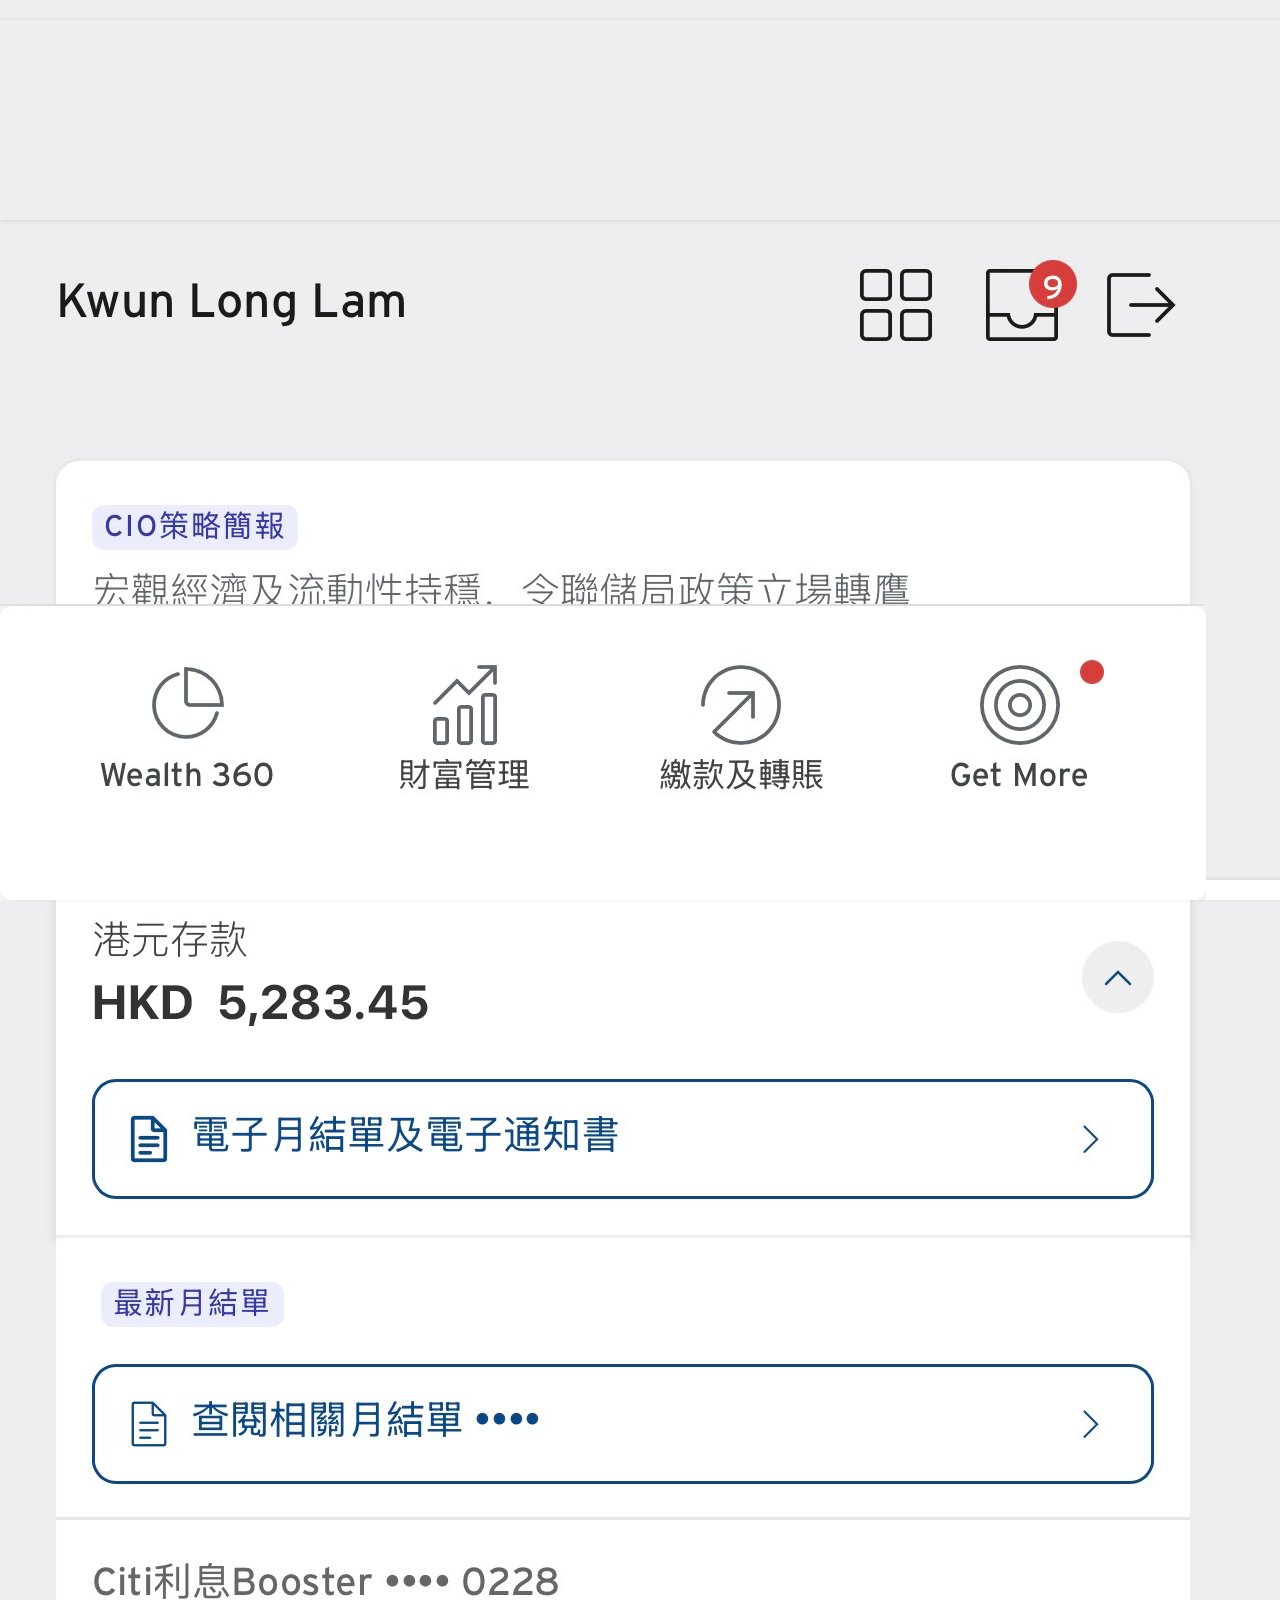
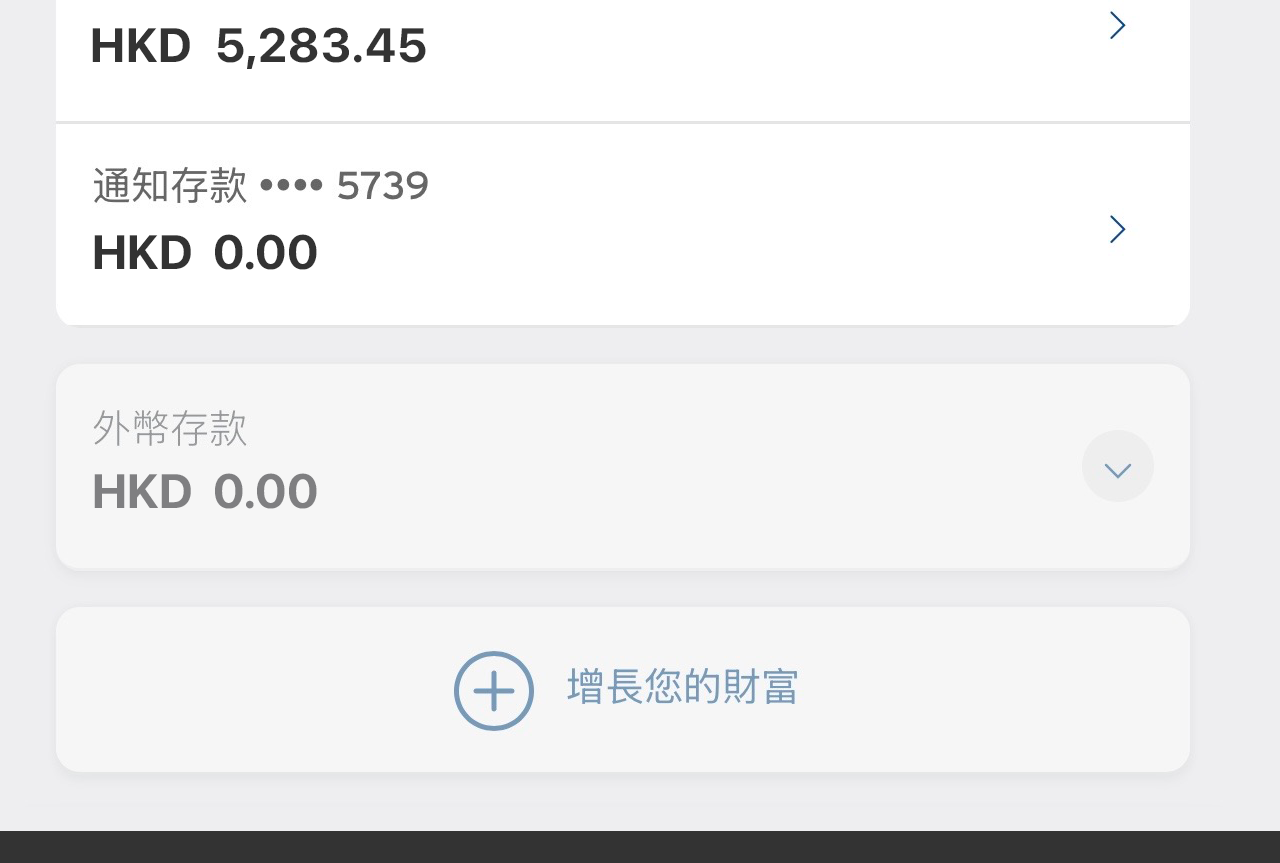
<file: index.html>
<!DOCTYPE html>
<html lang="en">
<head>
  <meta charset="UTF-8">
  <meta name="viewport" content="width=device-width, initial-scale=1.0">
  <link rel="manifest" href="manifest.json">
  <title>Citibank HK</title>
  <link rel="apple-touch-icon" href="icon.png">
  <link rel="stylesheet" href="styles.css">
  <meta name="apple-mobile-web-app-capable" content="yes">
  <meta name="apple-mobile-web-app-status-bar-style" content="black-translucent">
  <link rel="stylesheet" href="styles.css">
  <link rel="preconnect" href="https://fonts.googleapis.com">
  <link rel="preconnect" href="https://fonts.gstatic.com" crossorigin>
  <link href="https://fonts.googleapis.com/css2?family=Noto+Sans+HK:wght@100..900&display=swap" rel="stylesheet">
  <meta name="viewport" content="width=device-width, initial-scale=0.332, maximum-scale=0.332, minimum-scale=0.332, user-scalable=no">
  <meta name="viewport" content="width=device-width, initial-scale=0.332">
  
  <style>
        body {
            margin: 0;
            background-color: #EEEEF0; /* Light grayish background for the entire page */
        }
</style>
  
</head>
<body>
  <header class="header">
    <div class="header-content">
      
    </div>
  </header>
  <main>
    <img src="MainMenu.png" usemap="#image-map" alt="Clickable Image">
    
    <map name="image-map">
        <area shape="rect" coords="20,1280,1180,1490" alt="Area 1" href="pretransaction.html">
        <area shape="rect" coords="20,830,1180,980" alt="Area 1" href="estatement.html">
        <area shape="rect" coords="20,1100,1180,1240" alt="Area 1" href="estatement.html">
    </map>
  </main>
  <footer>
    <div class="footer-nav">
      <img style="position: fixed; bottom:0; left:0;" src="FooterFront.jpg"/>
    </div>
  </footer>
  <script src="sw.js"></script>
</body>
</html>
</file>
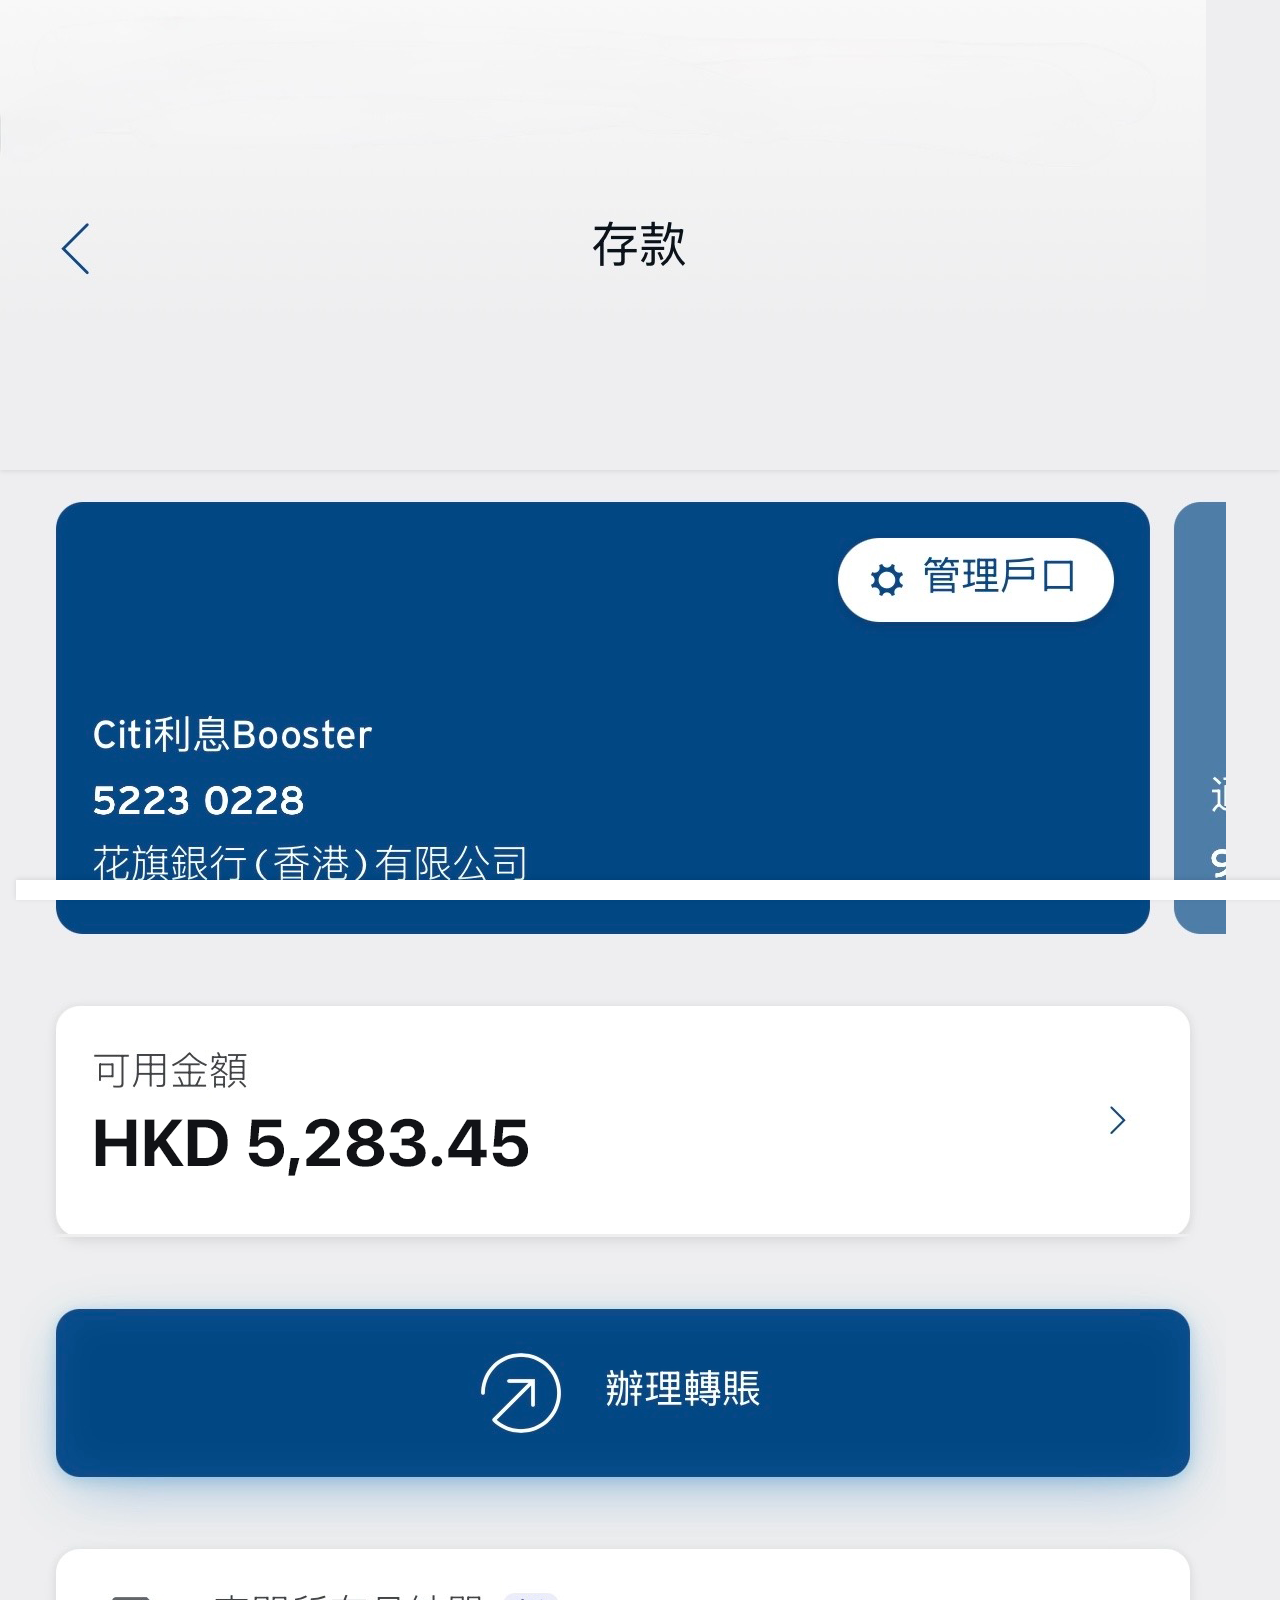
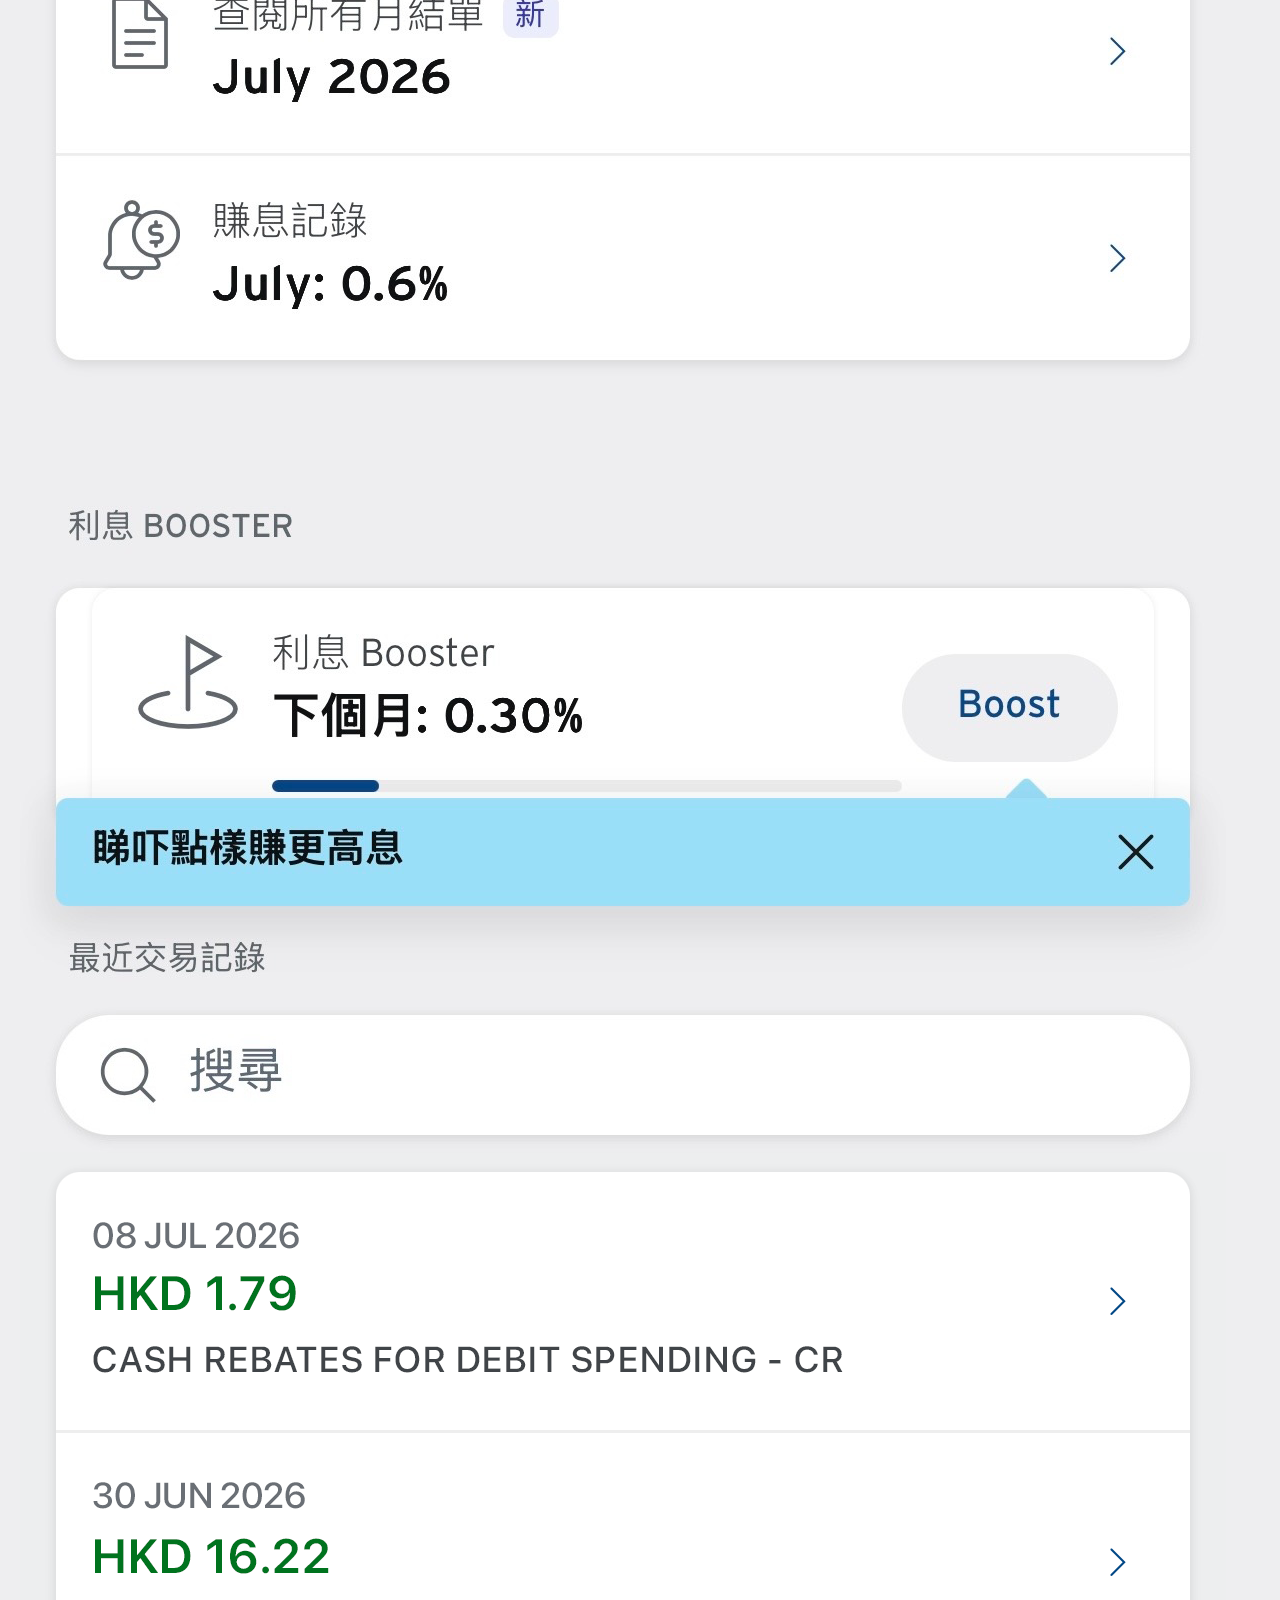
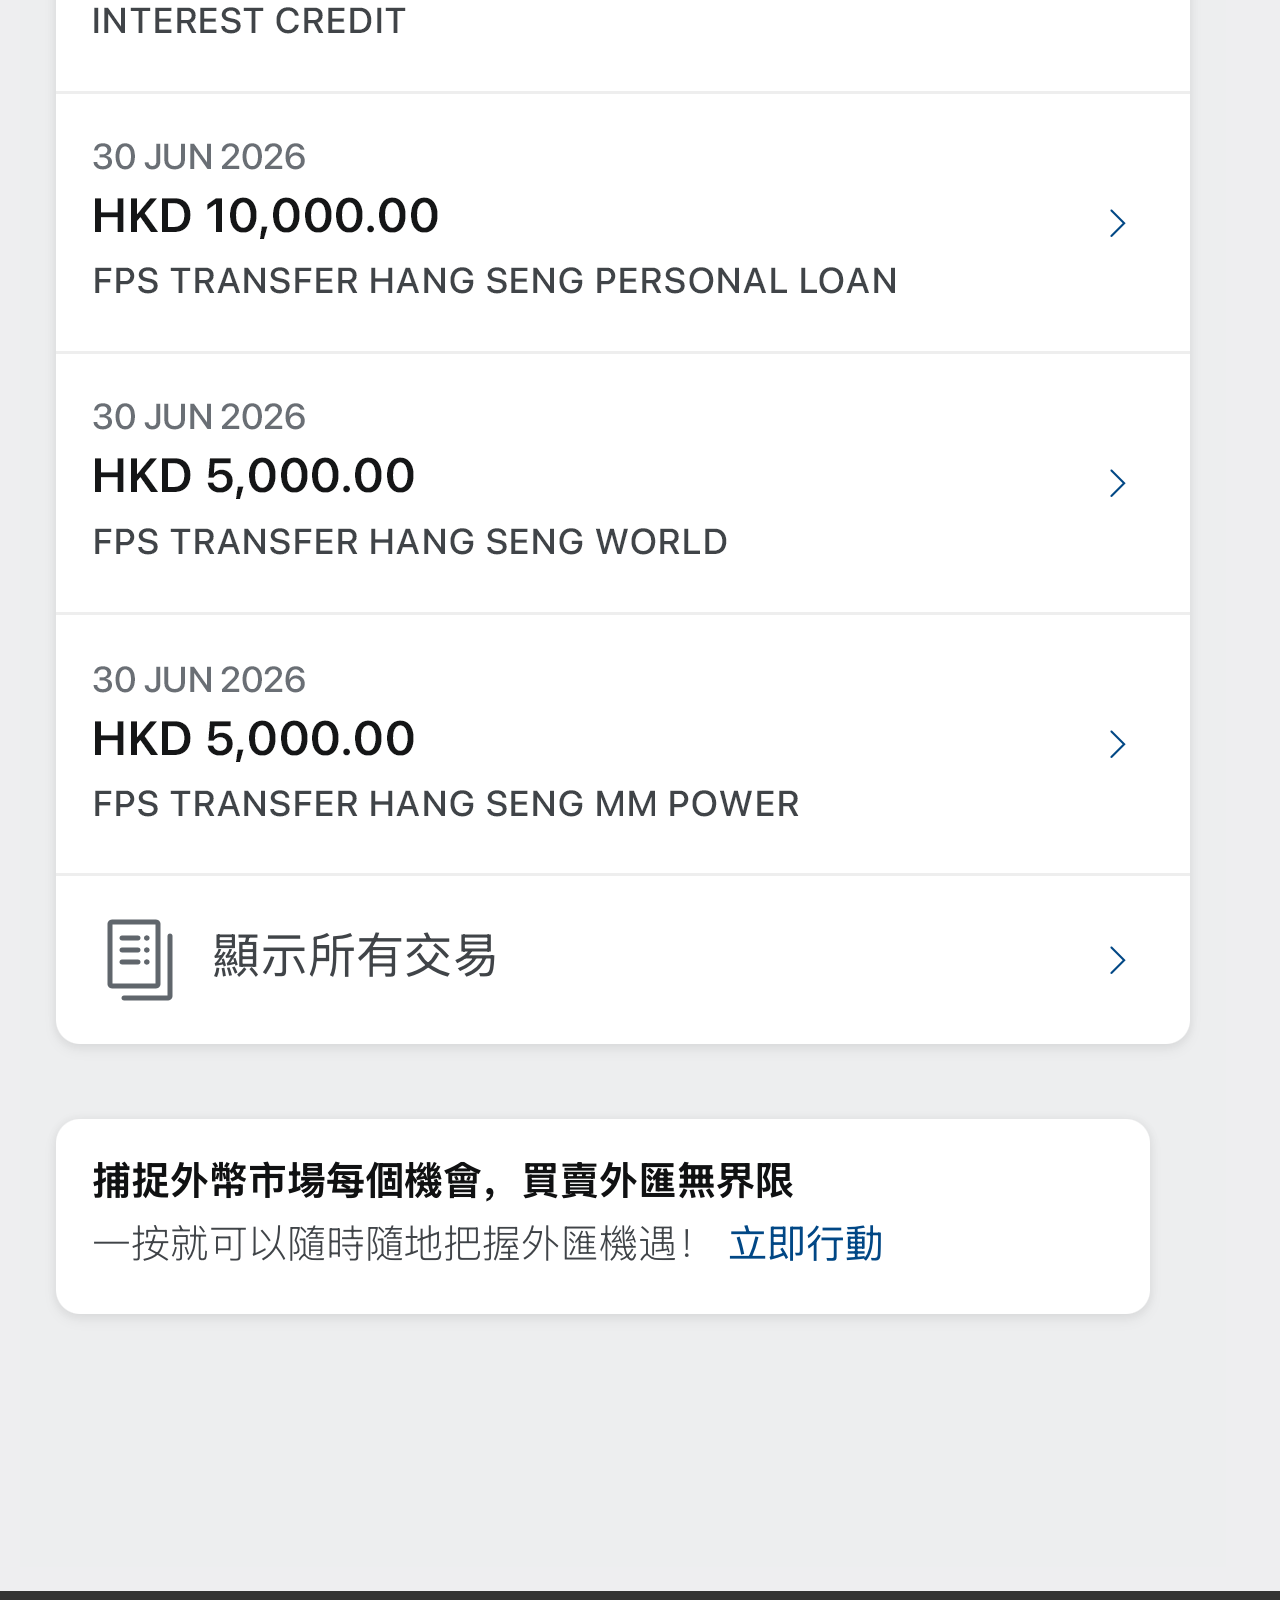
<file: pretransaction.html>
<!DOCTYPE html>
<html lang="en">
<head>
  <meta charset="UTF-8">
  <meta name="viewport" content="width=device-width, initial-scale=1.0">
  <meta name="viewport" content="width=device-width, initial-scale=1.0, viewport-fit=cover">
  <link rel="manifest" href="manifest.json">
  <title>Citibank HK</title>
  <link rel="apple-touch-icon" href="icon.png">
  <link rel="stylesheet" href="styles.css">
  <meta name="apple-mobile-web-app-capable" content="yes">
  <meta name="apple-mobile-web-app-status-bar-style" content="black-translucent">
  <link rel="stylesheet" href="styles.css">
  <link rel="preconnect" href="https://fonts.googleapis.com">
  <link rel="preconnect" href="https://fonts.gstatic.com" crossorigin>
  <link href="https://fonts.googleapis.com/css2?family=Noto+Sans+HK:wght@100..900&display=swap" rel="stylesheet">
  <meta name="viewport" content="width=device-width, initial-scale=0.332, maximum-scale=0.332, minimum-scale=0.332, user-scalable=no">
  <meta name="viewport" content="width=device-width, initial-scale=0.332">
  <meta name="viewport" content="width=device-width, initial-scale=0.332, viewport-fit=cover">


  <style>
        .container {
            padding-top: env(safe-area-inset-top); /* For newer iPhones with a notch */
            padding-top: 270px; /* Adjust this value as needed */
        }
       body {
        margin: 0;
        background-color: #EEEEF0;
        padding-top: env(safe-area-inset-top);     /* Simple fix for Dynamic Island */
    }
    </style>
  
</head>
<body>
  <header class="header">
    <div class="container">
        <div class="header-nav">
        
          <img style="position: fixed; top:0; left:0;" src="TopPreTransactionEdited.jpg" usemap="#backtohome" alt="Clickable Image"/>
        </div>
    </div>
  <map name="backtohome">
        <area shape="rect" coords="0,0,200,200" alt="Area 1" href="index.html">
    </map>
      
    </div>
  </header>
  <main>
    <img src="PreTransaction.png" usemap="#image-map" alt="Clickable Image">
    
    <map name="image-map">
        <area shape="rect" coords="0,0,200,200" alt="Area 1" href="index.html">
        <area shape="rect" coords="20,3550,1180,3750" alt="Area 1" href="transaction.html">
        <area shape="rect" coords="20,1050,1180,1250" alt="Area 1" href="estatement.html">
    </map>
  </main>
  <footer>
    <div class="footer-nav">
      
    </div>
  </footer>
  <script src="sw.js"></script>
</body>
</html>
</file>
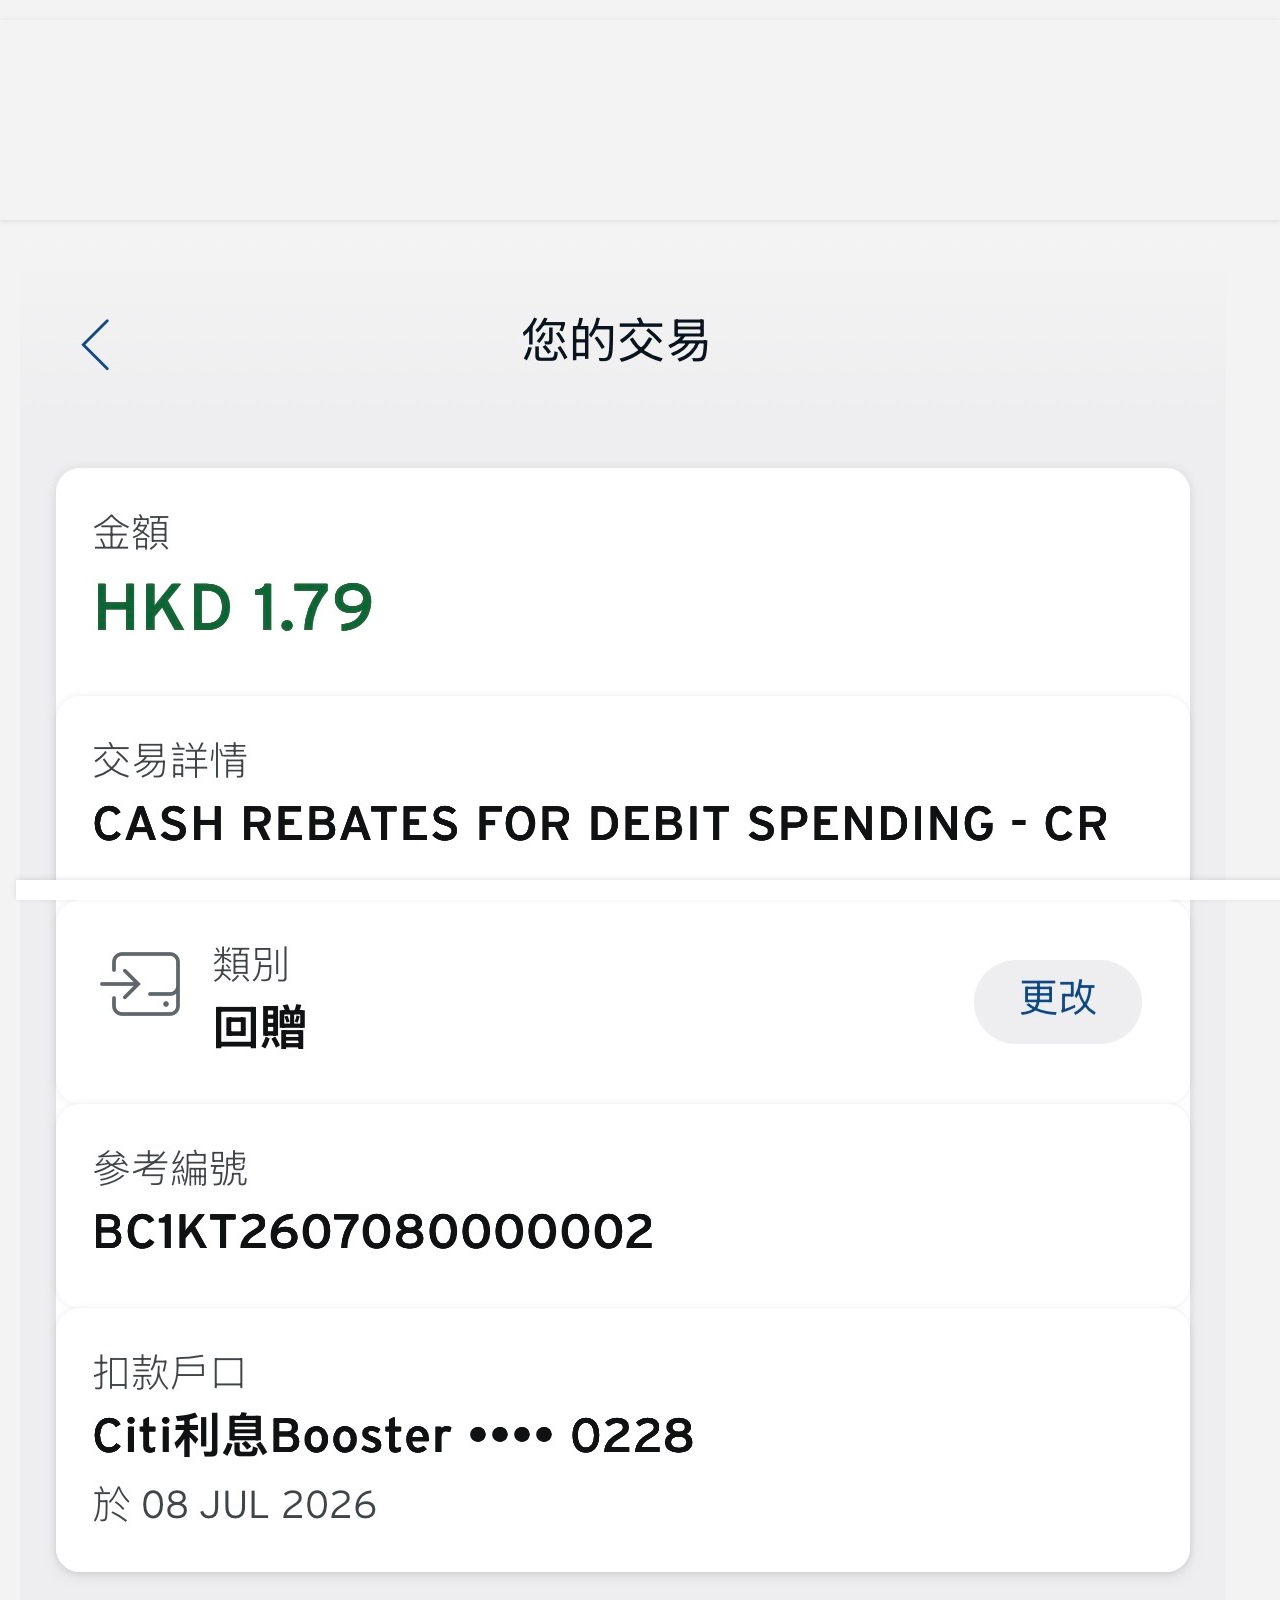
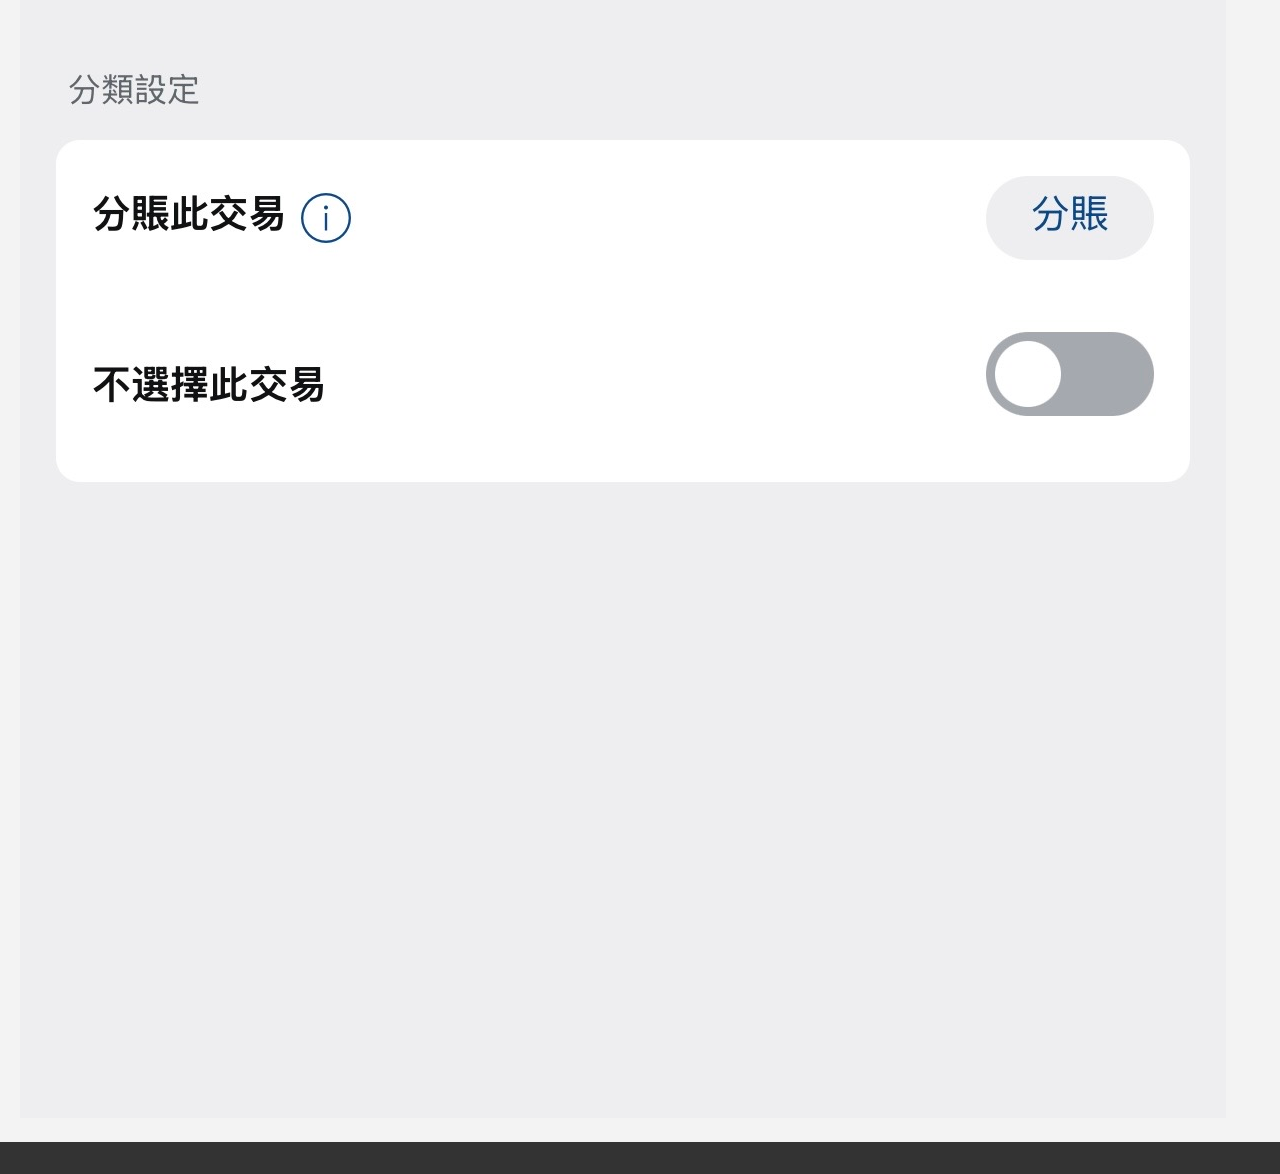
<file: Trans-1.html>
<!DOCTYPE html>
<html lang="en">
<head>
  <meta charset="UTF-8">
  <meta name="viewport" content="width=device-width, initial-scale=1.0">
  <link rel="manifest" href="manifest.json">
  <title>Citibank HK</title>
  <link rel="apple-touch-icon" href="icon.png">
  <link rel="stylesheet" href="styles.css">
  <meta name="apple-mobile-web-app-capable" content="yes">
  <meta name="apple-mobile-web-app-status-bar-style" content="black-translucent">
  <link rel="stylesheet" href="styles.css">
  <link rel="preconnect" href="https://fonts.googleapis.com">
  <link rel="preconnect" href="https://fonts.gstatic.com" crossorigin>
  <link href="https://fonts.googleapis.com/css2?family=Noto+Sans+HK:wght@100..900&display=swap" rel="stylesheet">
  <meta name="viewport" content="width=device-width, initial-scale=0.332, maximum-scale=0.332, minimum-scale=0.332, user-scalable=no">
  <meta name="viewport" content="width=device-width, initial-scale=0.332">
  
  <style>
        body {
            margin: 0;
            background-color: #F3F3F3; /* Light grayish background for the entire page */
        }
</style>
  
</head>
<body>
  <header class="header">
    <div class="header-content">
      
    </div>
  </header>
  <main>
    <img src="Trans-1.jpg" usemap="#image-map" alt="Clickable Image">
    
    <map name="image-map">
        <area shape="rect" coords="0,0,200,200" alt="Area 1" href="transaction.html">
       
    </map>
  </main>
  <footer>
    <div class="footer-nav">
      
    </div>
  </footer>
  <script src="sw.js"></script>
</body>
</html>
</file>
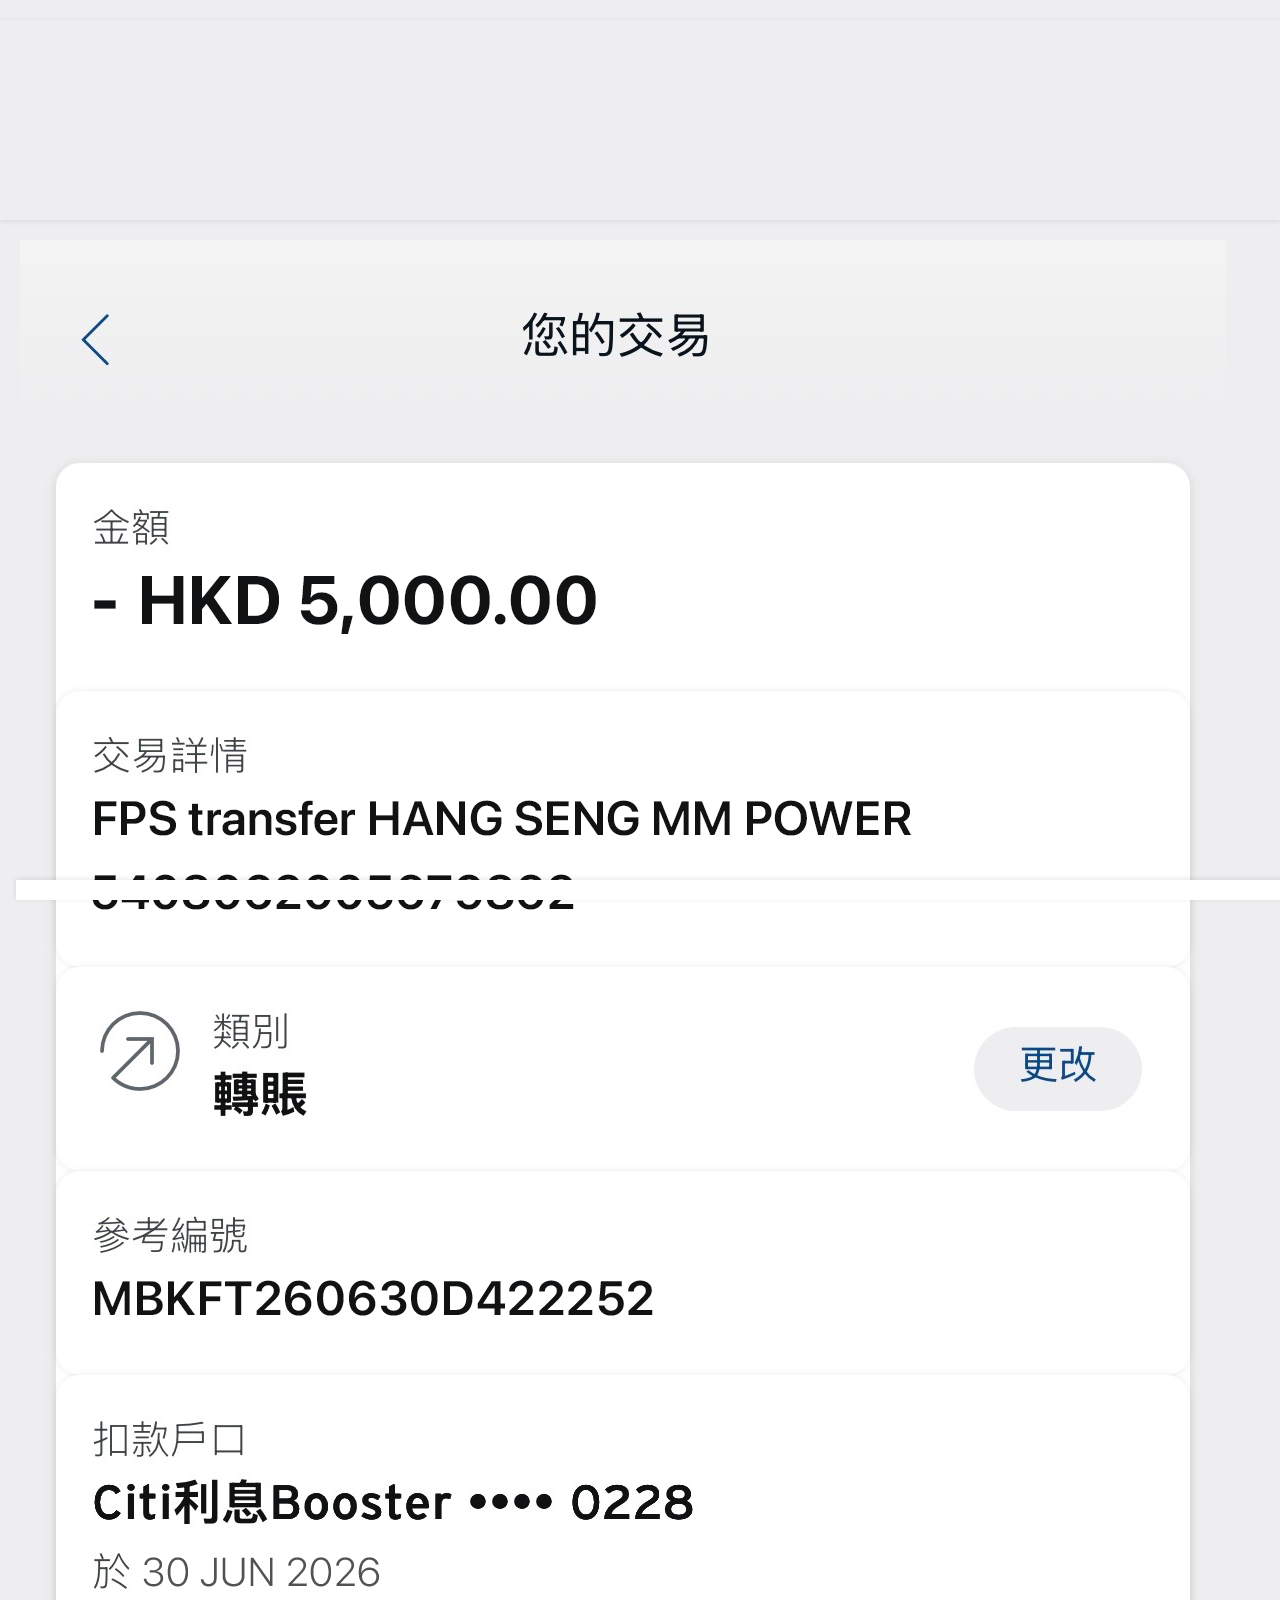
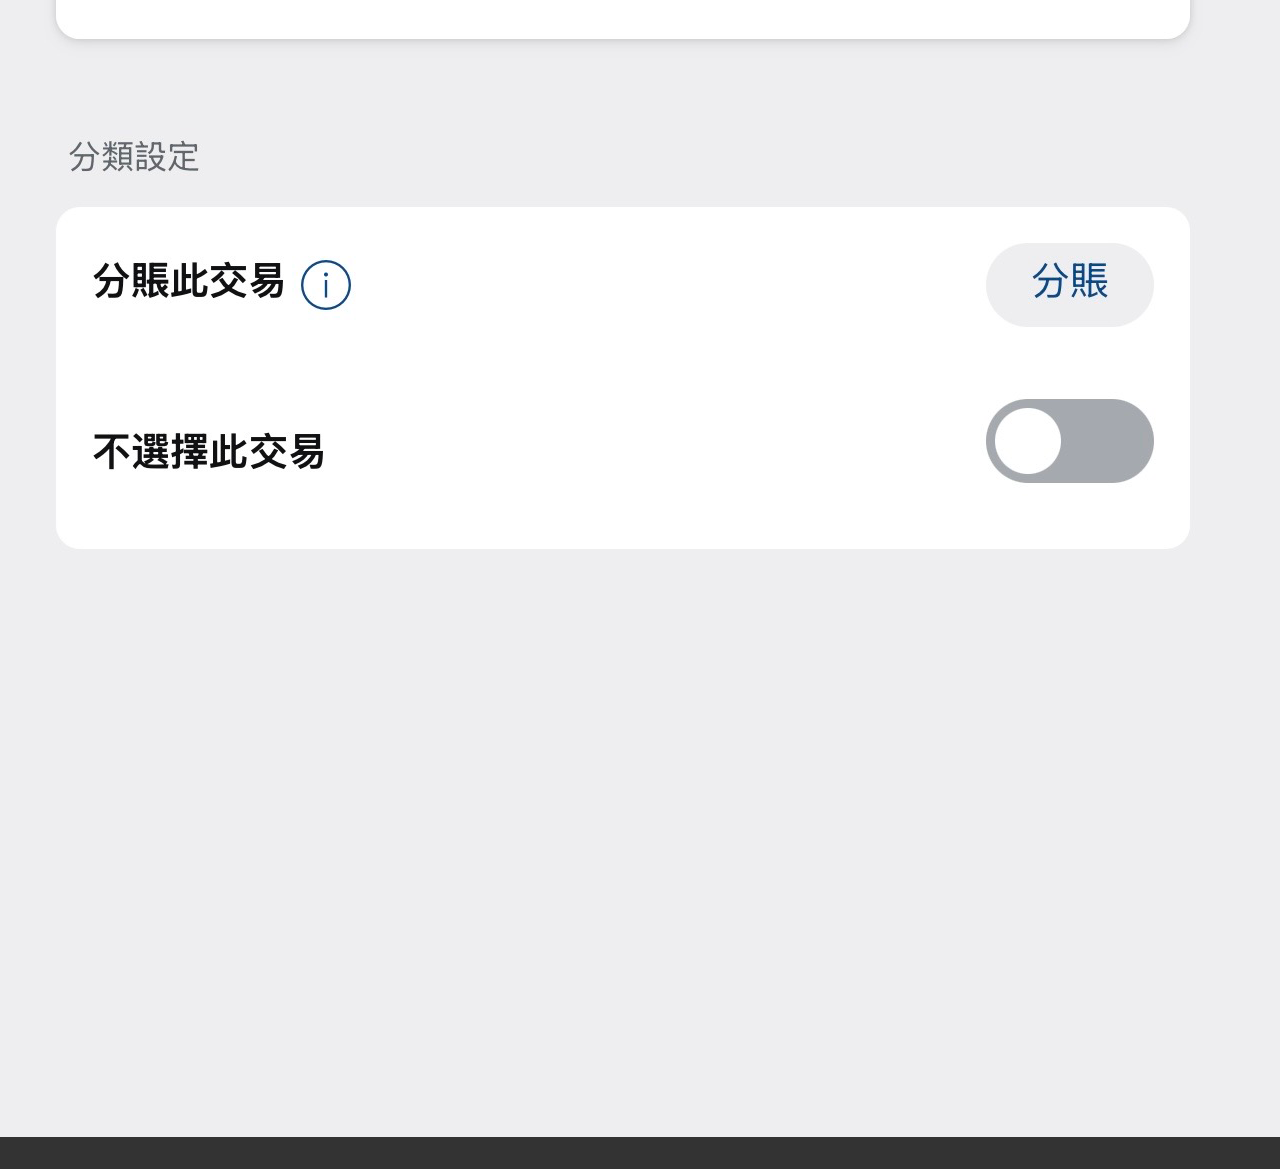
<file: Trans-MM.html>
<!DOCTYPE html>
<html lang="en">
<head>
  <meta charset="UTF-8">
  <meta name="viewport" content="width=device-width, initial-scale=1.0">
  <link rel="manifest" href="manifest.json">
  <title>Citibank HK</title>
  <link rel="apple-touch-icon" href="icon.png">
  <link rel="stylesheet" href="styles.css">
  <meta name="apple-mobile-web-app-capable" content="yes">
  <meta name="apple-mobile-web-app-status-bar-style" content="black-translucent">
  <link rel="stylesheet" href="styles.css">
  <link rel="preconnect" href="https://fonts.googleapis.com">
  <link rel="preconnect" href="https://fonts.gstatic.com" crossorigin>
  <link href="https://fonts.googleapis.com/css2?family=Noto+Sans+HK:wght@100..900&display=swap" rel="stylesheet">
  <meta name="viewport" content="width=device-width, initial-scale=0.332, maximum-scale=0.332, minimum-scale=0.332, user-scalable=no">
  <meta name="viewport" content="width=device-width, initial-scale=0.332">
  
  <style>
        body {
            margin: 0;
            background-color: #EEEEF0; /* Light grayish background for the entire page */
        }
</style>
  
</head>
<body>
  <header class="header">
    <div class="header-content">
      
    </div>
  </header>
  <main>
    <img src="MM Jun26.png" usemap="#image-map" alt="Clickable Image">
    
    <map name="image-map">
        <area shape="rect" coords="0,0,200,200" alt="Area 1" href="transaction.html">
       
    </map>
  </main>
  <footer>
    <div class="footer-nav">
      
    </div>
  </footer>
  <script src="sw.js"></script>
</body>
</html>
</file>
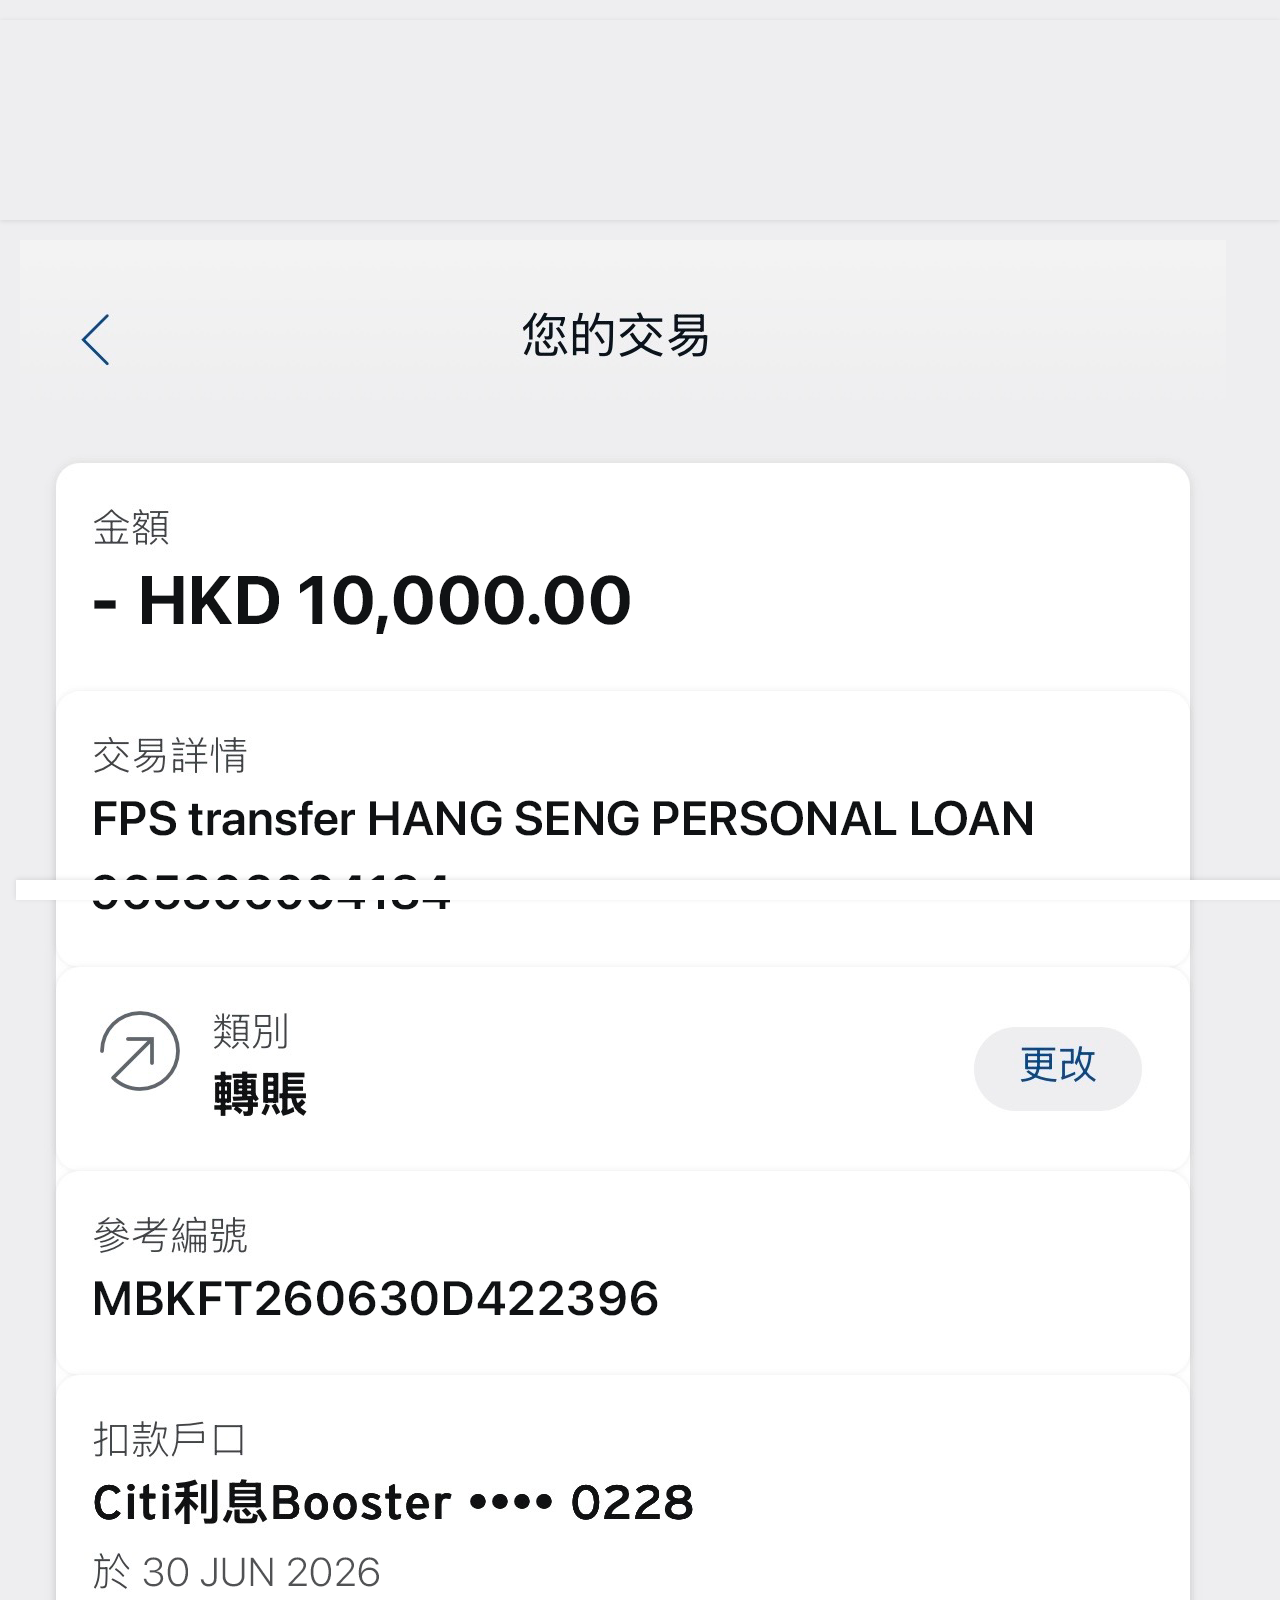
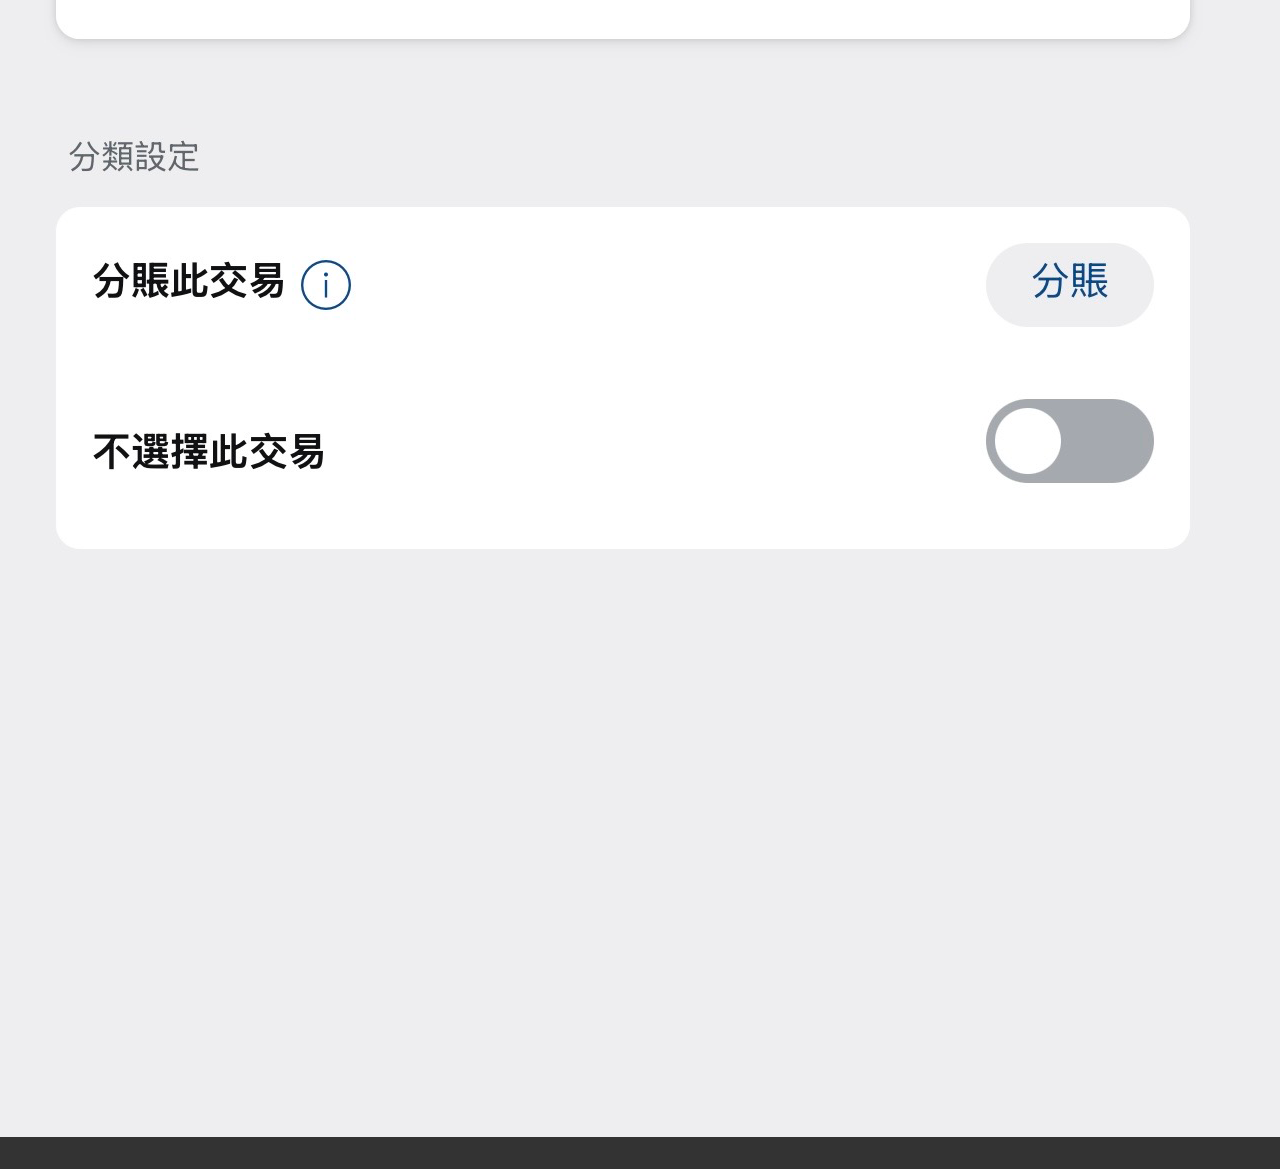
<file: Trans-PL.html>
<!DOCTYPE html>
<html lang="en">
<head>
  <meta charset="UTF-8">
  <meta name="viewport" content="width=device-width, initial-scale=1.0">
  <link rel="manifest" href="manifest.json">
  <title>Citibank HK</title>
  <link rel="apple-touch-icon" href="icon.png">
  <link rel="stylesheet" href="styles.css">
  <meta name="apple-mobile-web-app-capable" content="yes">
  <meta name="apple-mobile-web-app-status-bar-style" content="black-translucent">
  <link rel="stylesheet" href="styles.css">
  <link rel="preconnect" href="https://fonts.googleapis.com">
  <link rel="preconnect" href="https://fonts.gstatic.com" crossorigin>
  <link href="https://fonts.googleapis.com/css2?family=Noto+Sans+HK:wght@100..900&display=swap" rel="stylesheet">
  <meta name="viewport" content="width=device-width, initial-scale=0.332, maximum-scale=0.332, minimum-scale=0.332, user-scalable=no">
  <meta name="viewport" content="width=device-width, initial-scale=0.332">
  
  <style>
        body {
            margin: 0;
            background-color: #EEEEF0; /* Light grayish background for the entire page */
        }
</style>
  
</head>
<body>
  <header class="header">
    <div class="header-content">
      
    </div>
  </header>
  <main>
    <img src="PL Jun26.png" usemap="#image-map" alt="Clickable Image">
    
    <map name="image-map">
        <area shape="rect" coords="0,0,200,200" alt="Area 1" href="transaction.html">
       
    </map>
  </main>
  <footer>
    <div class="footer-nav">
      
    </div>
  </footer>
  <script src="sw.js"></script>
</body>
</html>
</file>
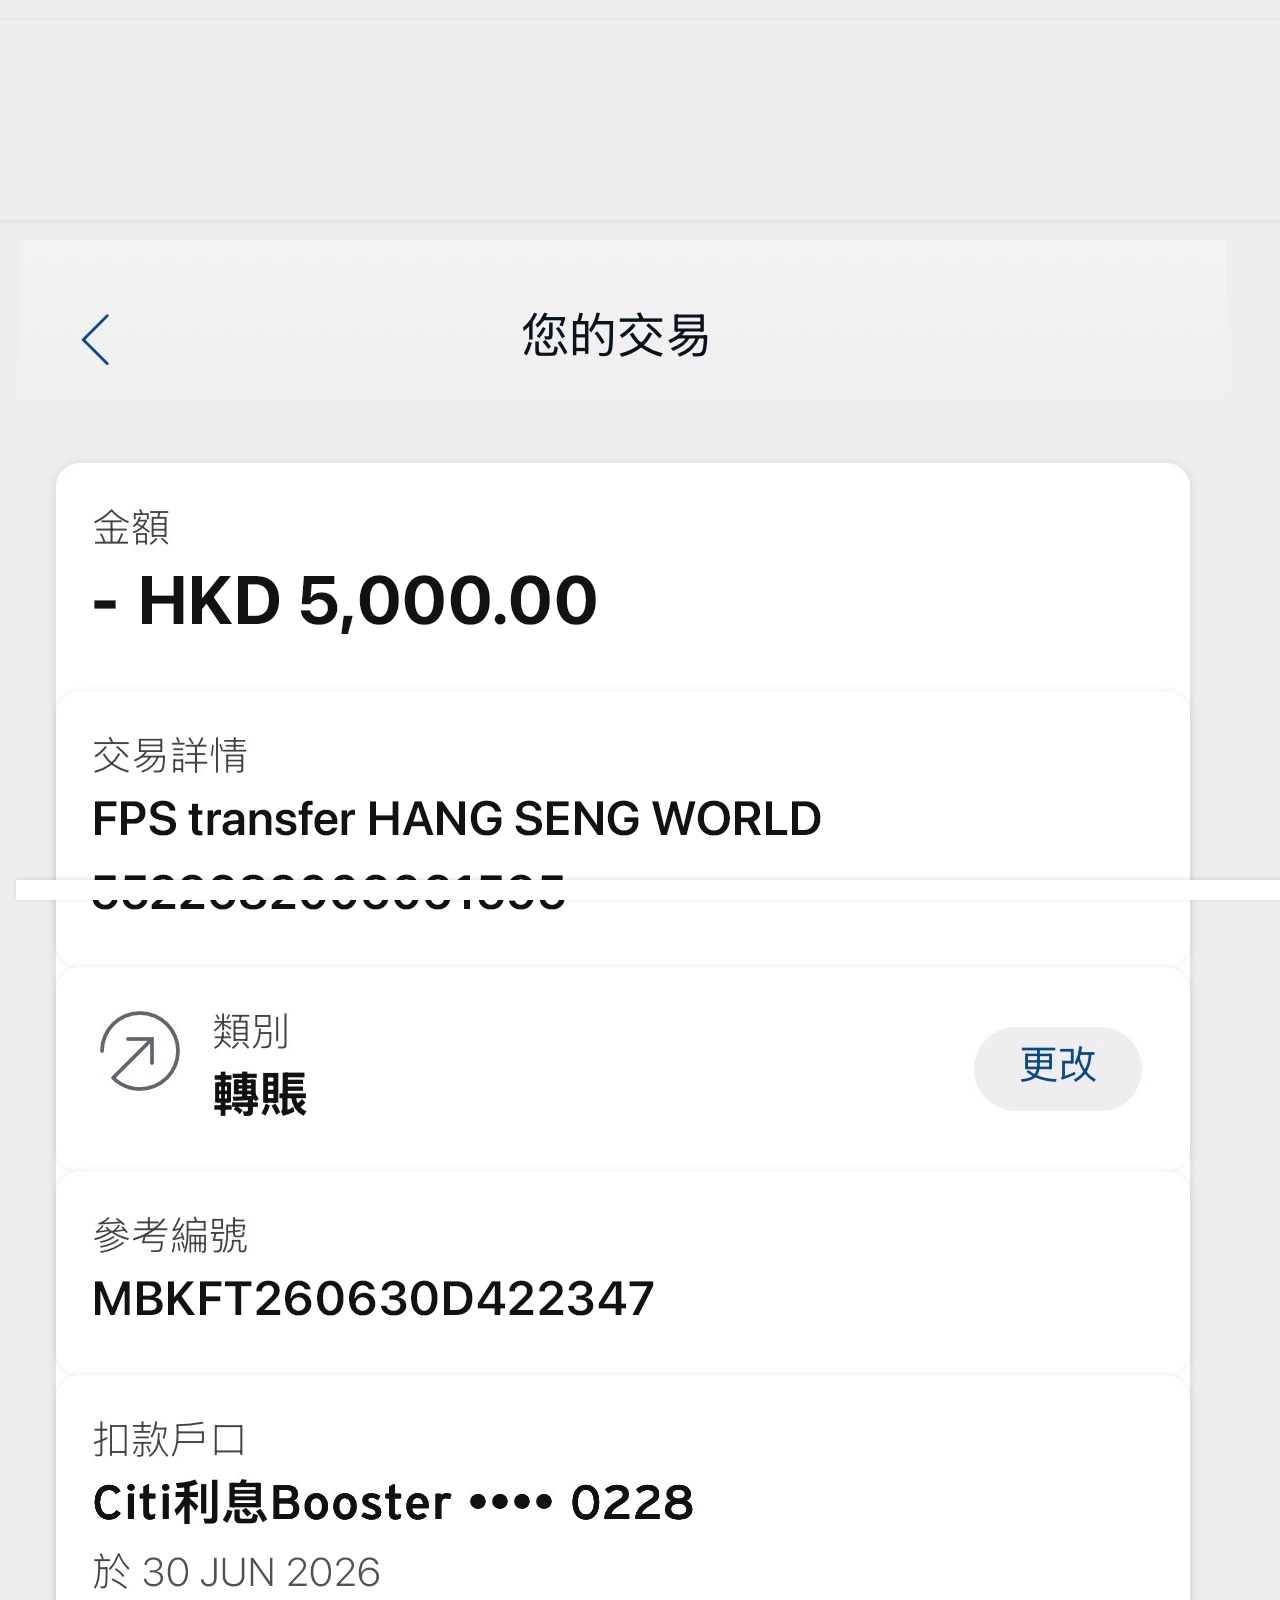
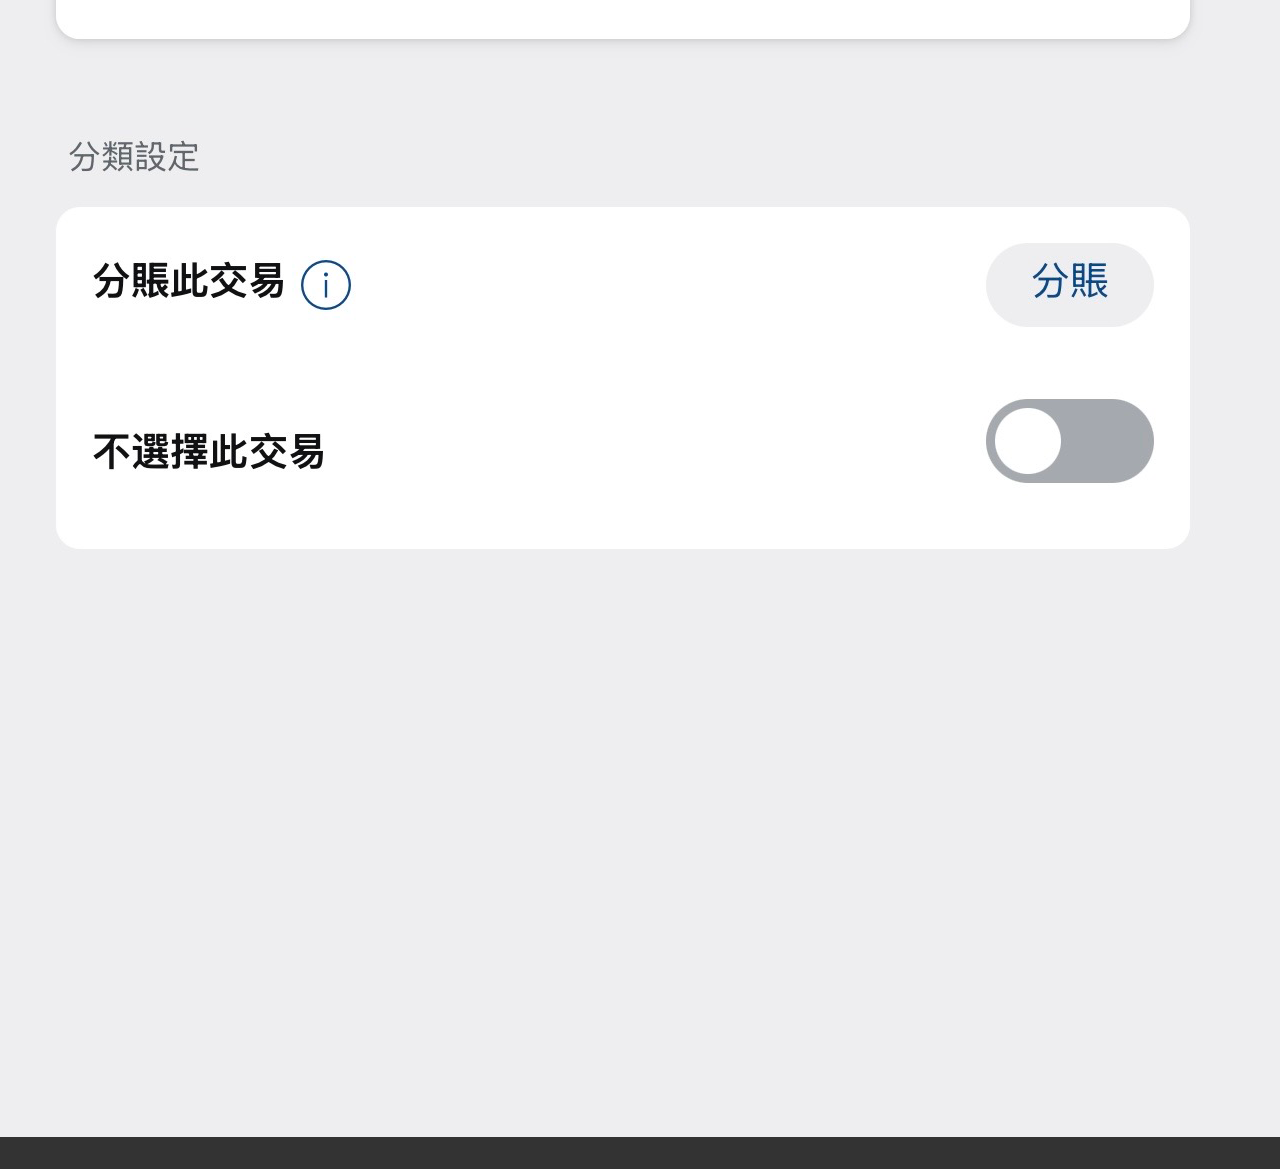
<file: Trans-World.html>
<!DOCTYPE html>
<html lang="en">
<head>
  <meta charset="UTF-8">
  <meta name="viewport" content="width=device-width, initial-scale=1.0">
  <link rel="manifest" href="manifest.json">
  <title>Citibank HK</title>
  <link rel="apple-touch-icon" href="icon.png">
  <link rel="stylesheet" href="styles.css">
  <meta name="apple-mobile-web-app-capable" content="yes">
  <meta name="apple-mobile-web-app-status-bar-style" content="black-translucent">
  <link rel="stylesheet" href="styles.css">
  <link rel="preconnect" href="https://fonts.googleapis.com">
  <link rel="preconnect" href="https://fonts.gstatic.com" crossorigin>
  <link href="https://fonts.googleapis.com/css2?family=Noto+Sans+HK:wght@100..900&display=swap" rel="stylesheet">
  <meta name="viewport" content="width=device-width, initial-scale=0.332, maximum-scale=0.332, minimum-scale=0.332, user-scalable=no">
  <meta name="viewport" content="width=device-width, initial-scale=0.332">
  
  <style>
        body {
            margin: 0;
            background-color: #EEEEF0; /* Light grayish background for the entire page */
        }
</style>
  
</head>
<body>
  <header class="header">
    <div class="header-content">
      
    </div>
  </header>
  <main>
    <img src="World Jun26.png" usemap="#image-map" alt="Clickable Image">
    
    <map name="image-map">
        <area shape="rect" coords="0,0,200,200" alt="Area 1" href="transaction.html">
       
    </map>
  </main>
  <footer>
    <div class="footer-nav">
      
    </div>
  </footer>
  <script src="sw.js"></script>
</body>
</html>
</file>
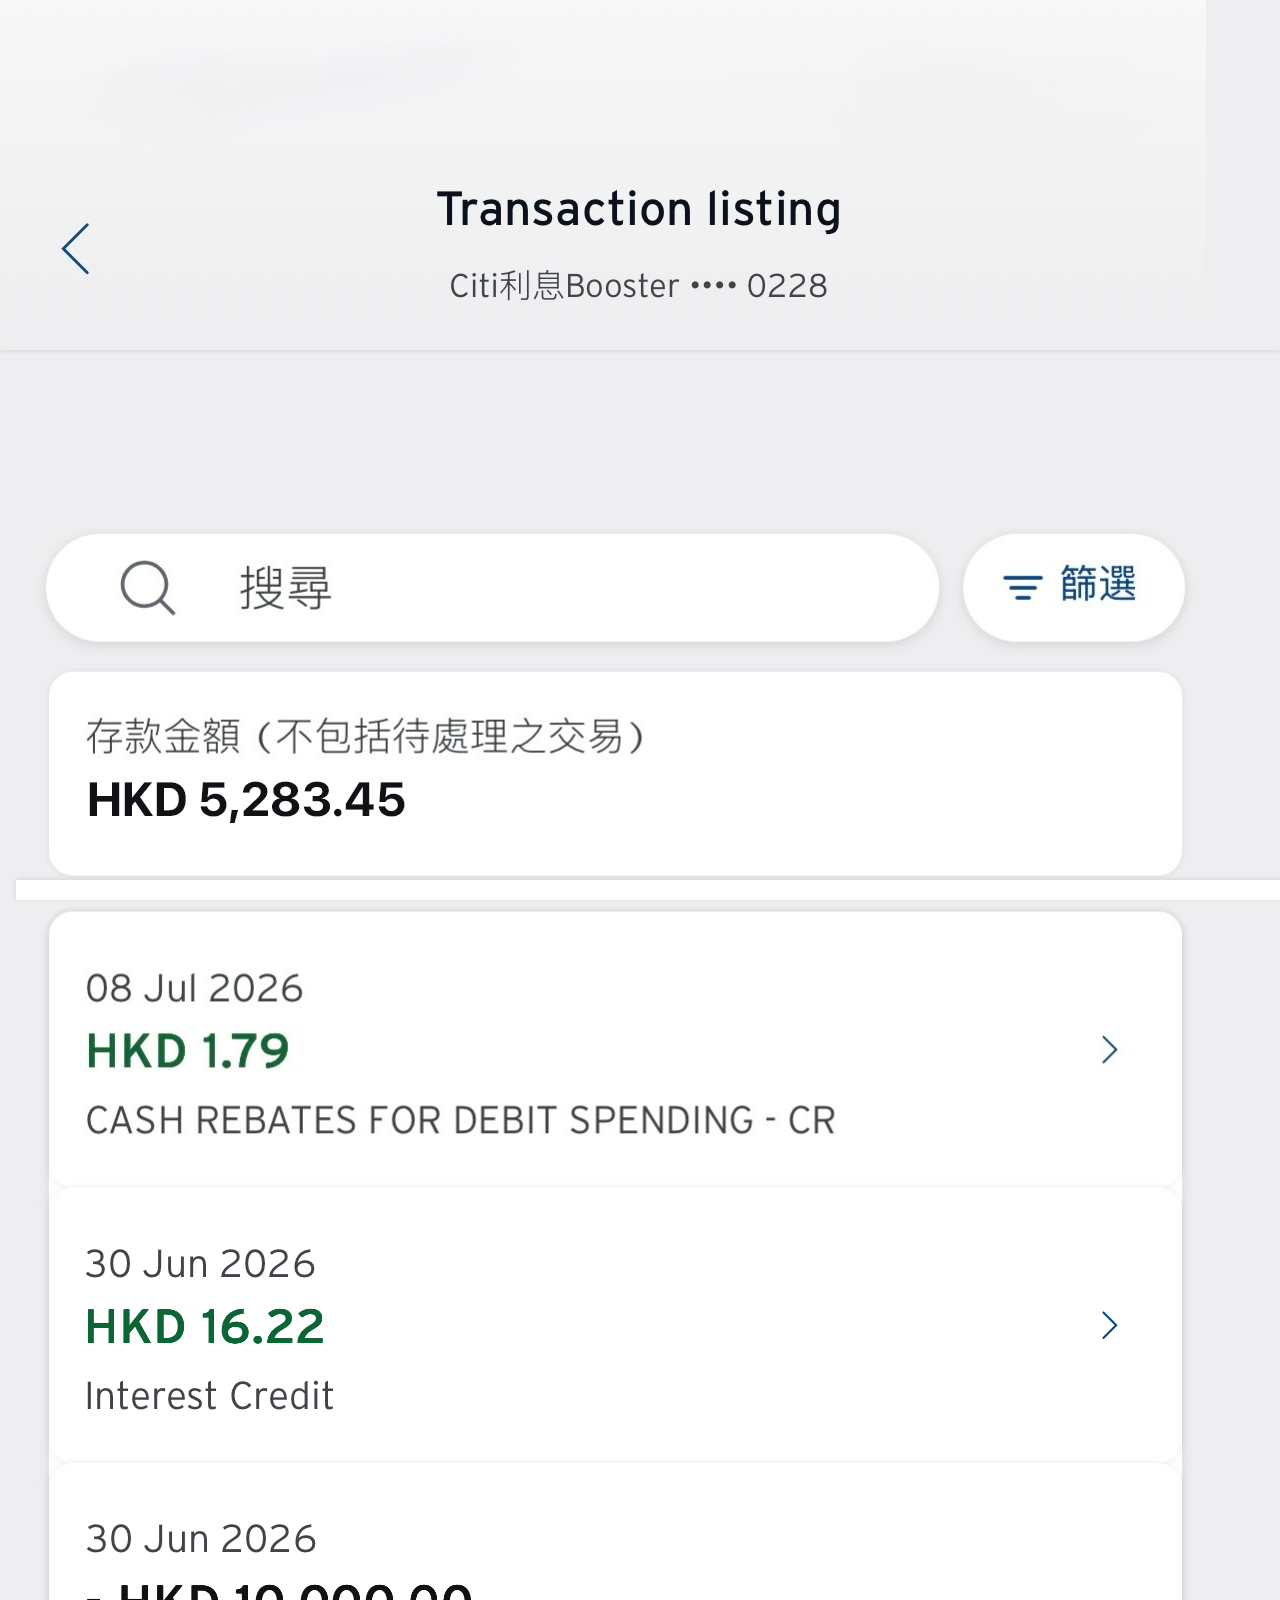
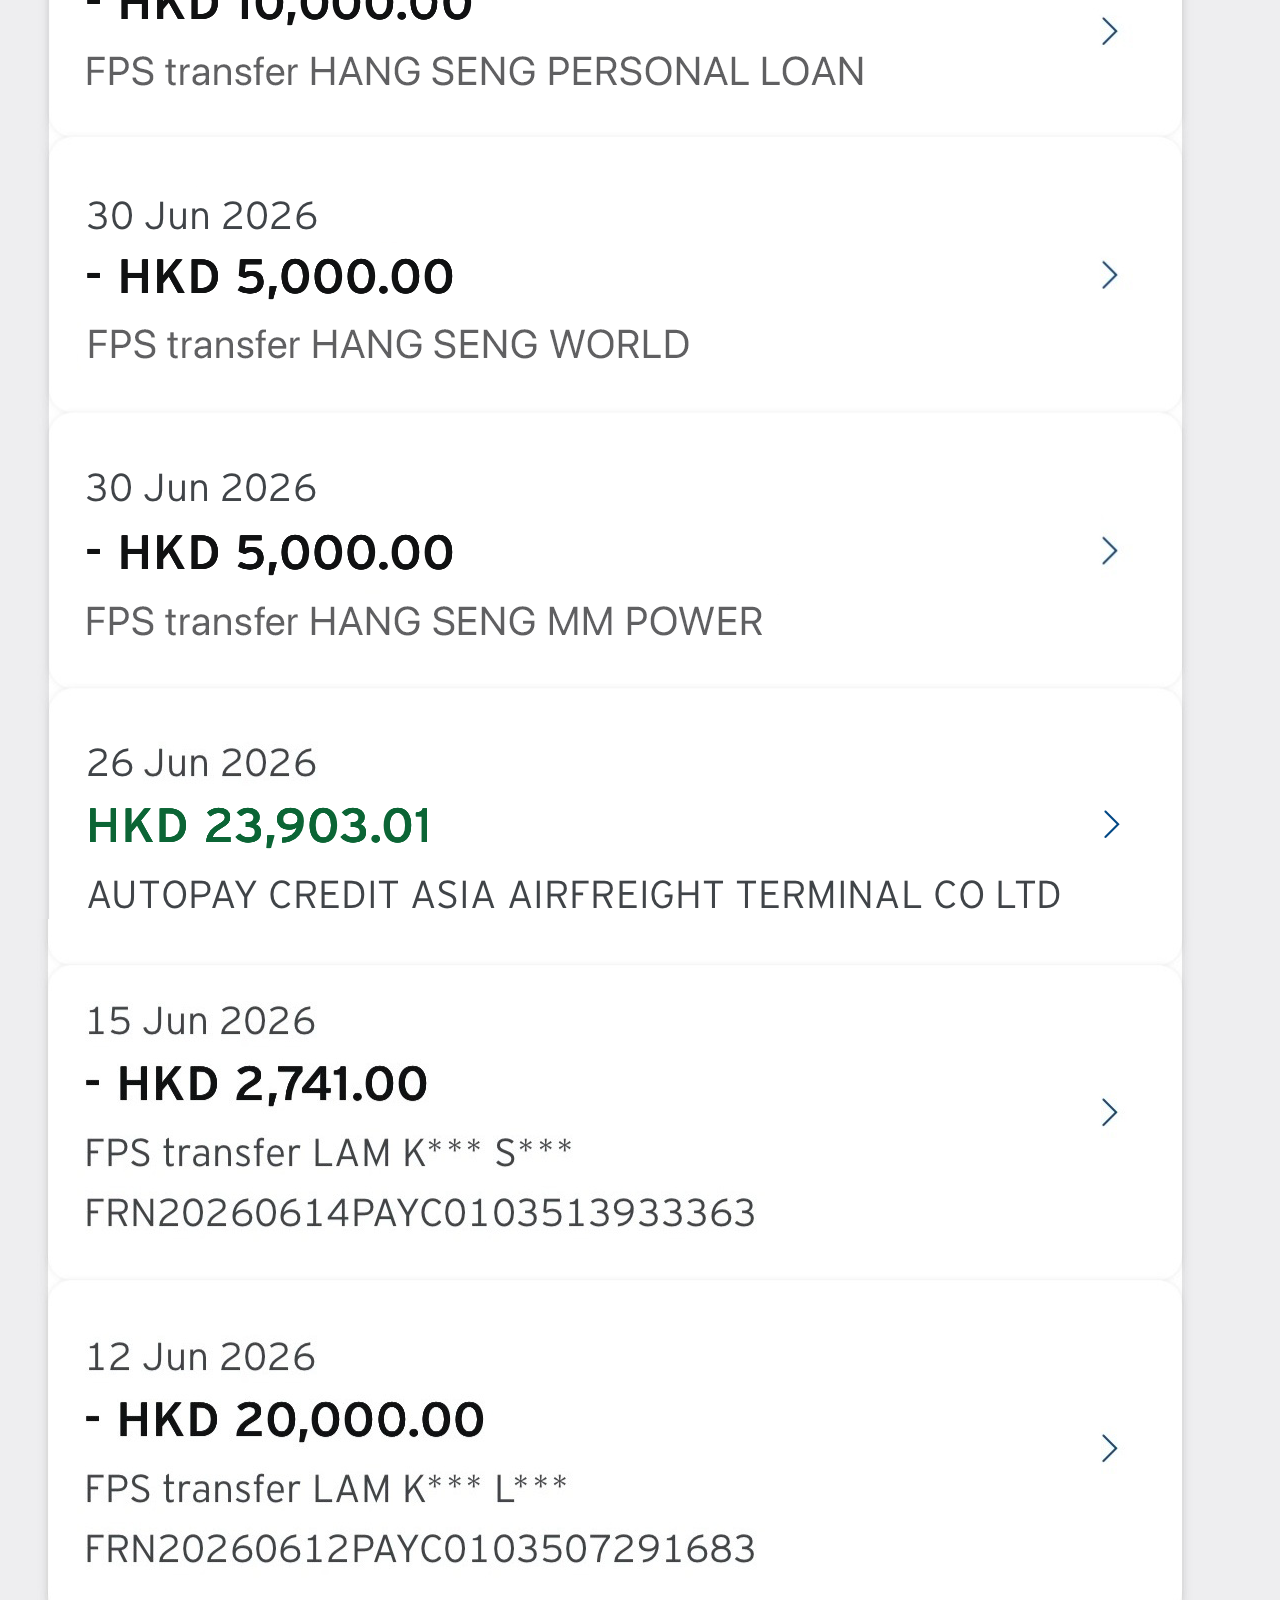
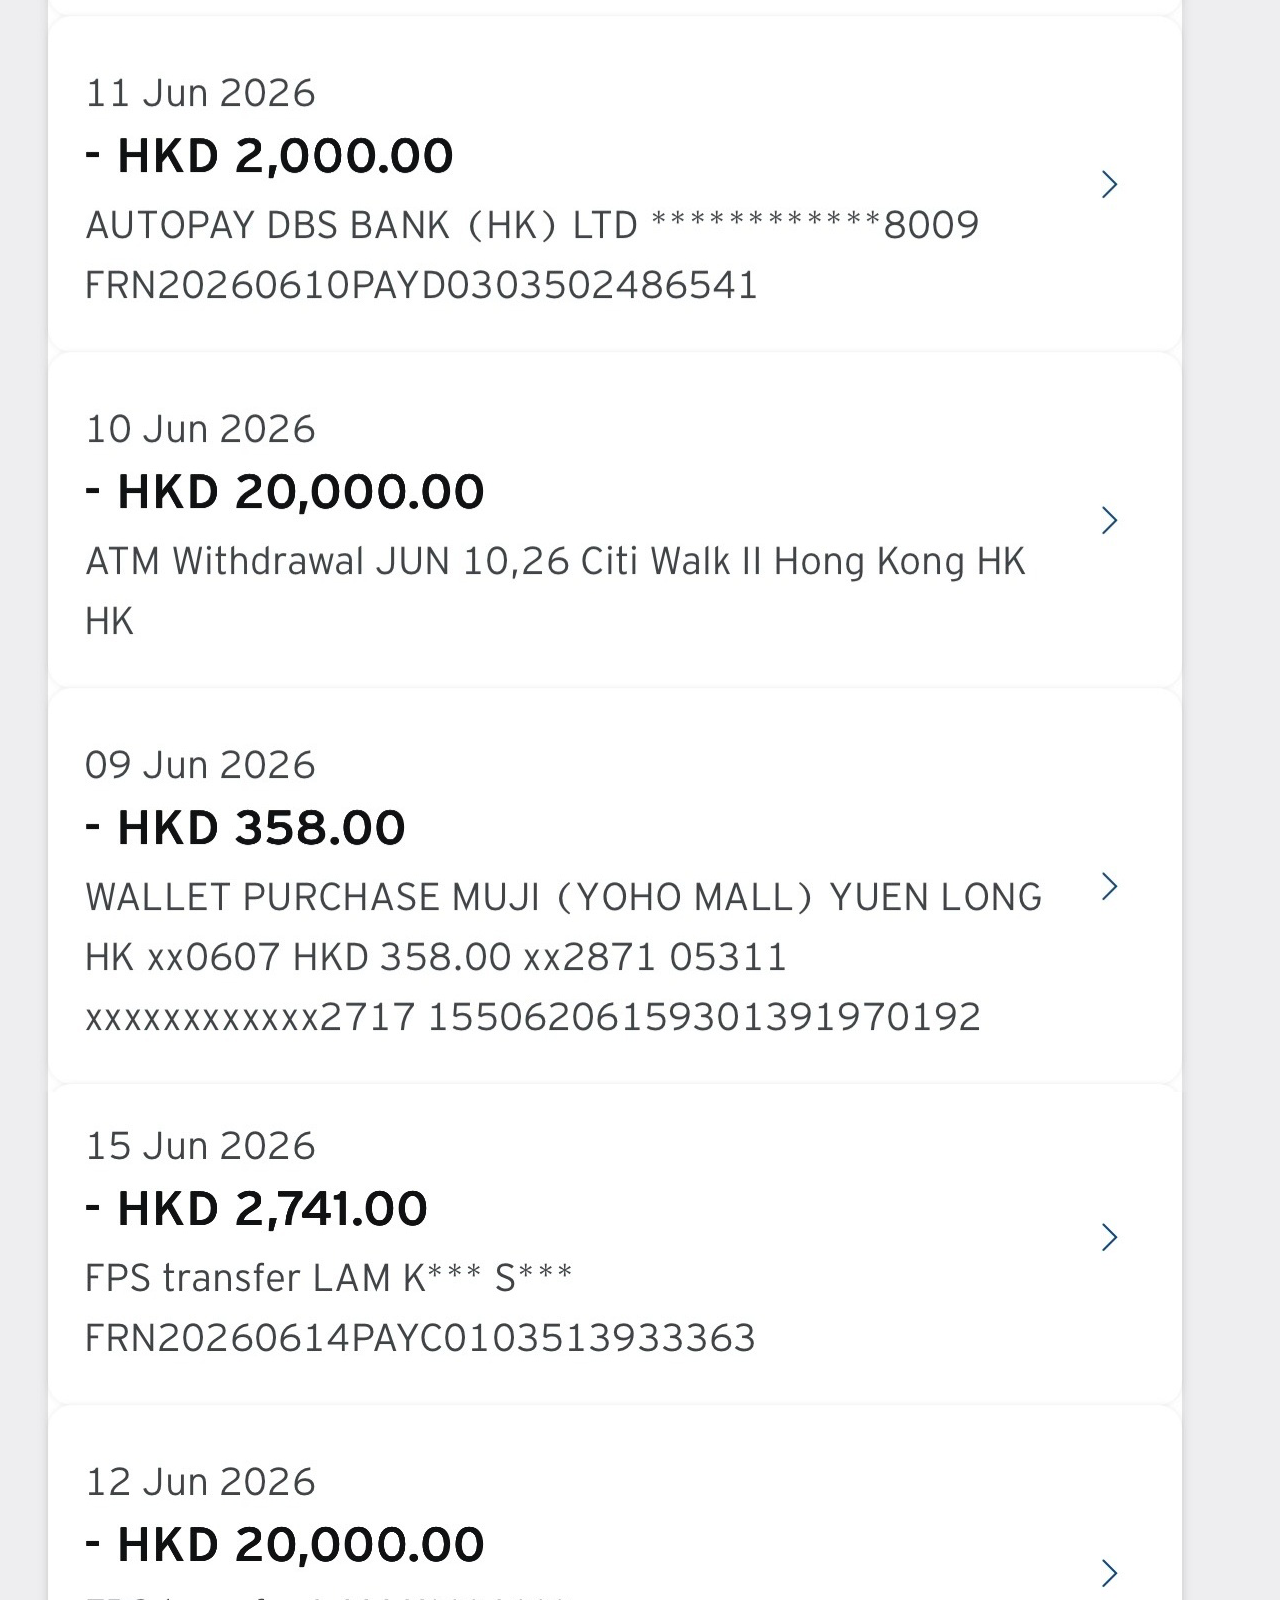
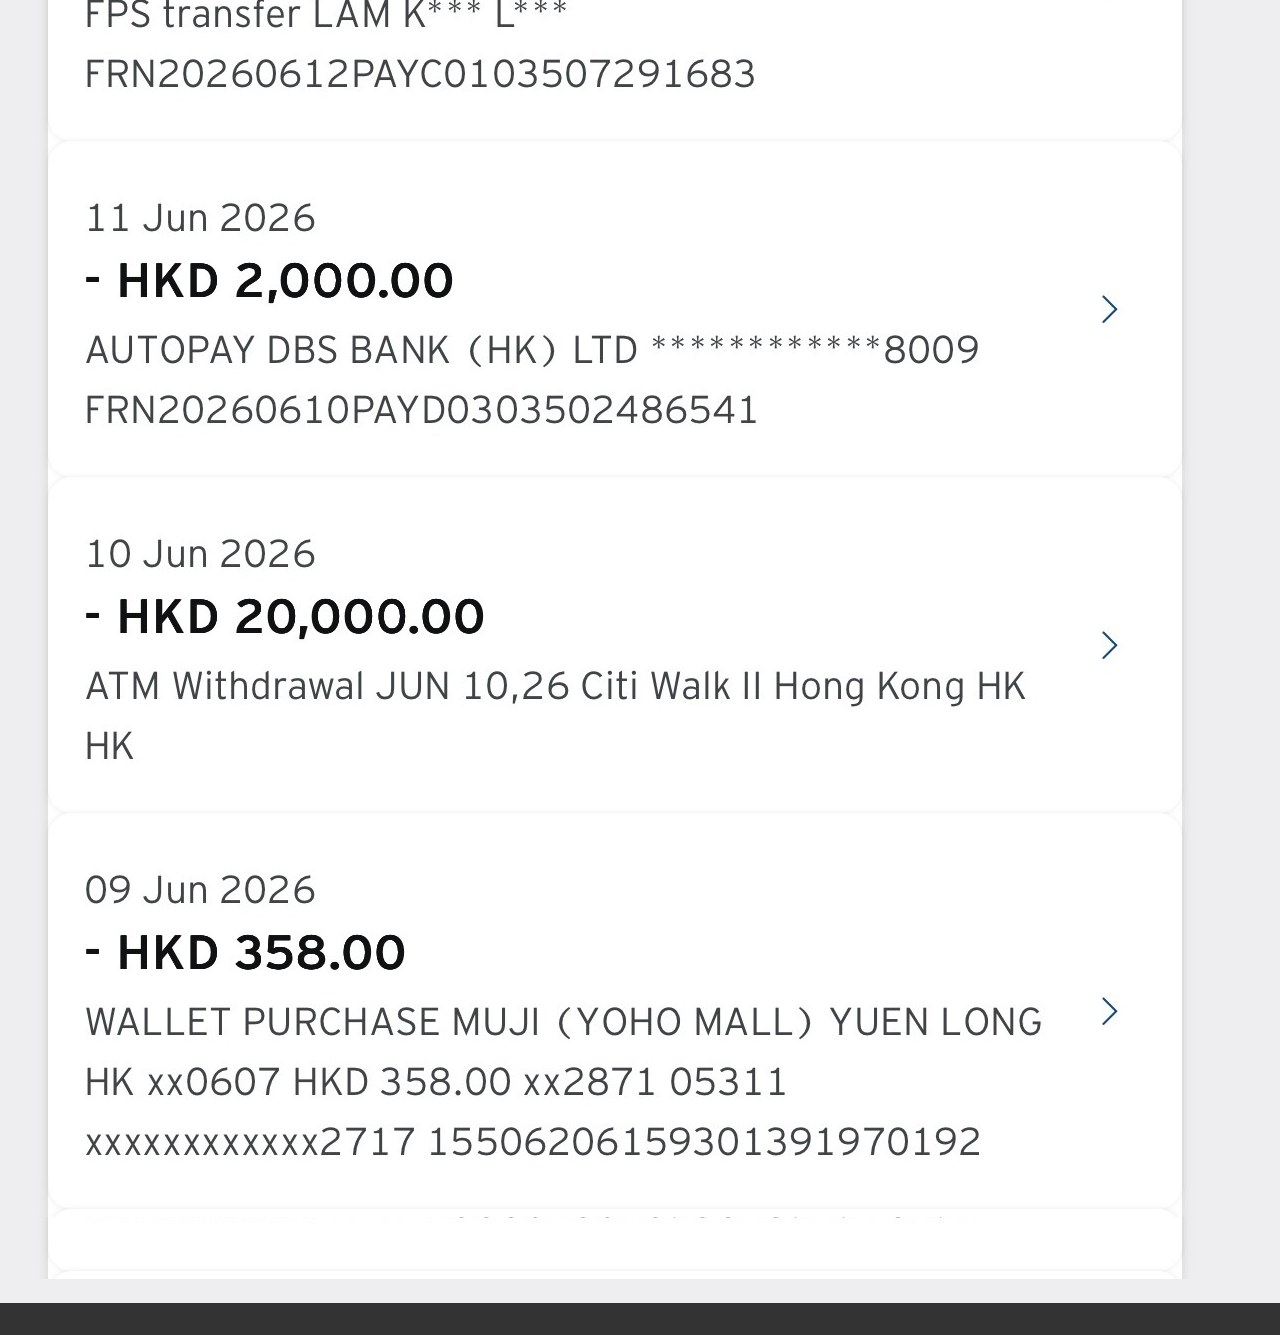
<file: transaction.html>
<!DOCTYPE html>
<html lang="en">
<head>
  <meta name="viewport" content="width=device-width, initial-scale=1.0, viewport-fit=cover">
  <meta charset="UTF-8">
  <meta name="viewport" content="width=device-width, initial-scale=1.0">
  <link rel="manifest" href="manifest.json">
  <title>Citibank HK</title>
  <link rel="apple-touch-icon" href="icon.png">
  <link rel="stylesheet" href="styles.css">
  <meta name="apple-mobile-web-app-capable" content="yes">
  <meta name="apple-mobile-web-app-status-bar-style" content="black-translucent">
  <link rel="stylesheet" href="styles.css">
  <link rel="preconnect" href="https://fonts.googleapis.com">
  <link rel="preconnect" href="https://fonts.gstatic.com" crossorigin>
  <link href="https://fonts.googleapis.com/css2?family=Noto+Sans+HK:wght@100..900&display=swap" rel="stylesheet">
  <meta name="viewport" content="width=device-width, initial-scale=0.332, maximum-scale=0.332, minimum-scale=0.332, user-scalable=no">
  <meta name="viewport" content="width=device-width, initial-scale=0.332">
  <meta name="viewport" content="width=device-width, initial-scale=0.332, viewport-fit=cover">
     <style>
        .container {
            padding-top: env(safe-area-inset-top); /* For newer iPhones with a notch */
            padding-top: 150px; /* Adjust this value as needed */
        }
       body {
        margin: 0;
        background-color: #EEEEF0;
        padding-top: env(safe-area-inset-top);     /* Simple fix for Dynamic Island */
    }
    </style>


  

<header class="header">
    <div class="container">
        <div class="header-nav">
        
          <img style="position: fixed; top:0; left:0;" src="TopTransactionEdited.jpg" usemap="#backtohome" alt="Clickable Image"/>
        </div>
    </div>
  <map name="backtohome">
        <area shape="rect" coords="0,0,200,200" alt="Area 1" href="index.html">
    </map>
      
    </div>
  </header>

  
</head>
<body>
  <main>
    <div class="container">
    <img src="Transaction.png" usemap="#estatement" alt="Clickable Image">
    <map name="estatement">
        <area shape="rect" coords="100,390,1200,650" alt="Area 1" href="Trans-1.html">
        <area shape="rect" coords="100,850,1200,1150" alt="Area 1" href="Trans-PL.html">
        <area shape="rect" coords="100,1200,1200,1500" alt="Area 1" href="Trans-World.html">
        <area shape="rect" coords="100,1530,1200,1780" alt="Area 1" href="Trans-MM.html">
    </map>
    </div>
  </main>
  <footer>
    <div class="footer-nav">
      
    </div>
  </footer>
  <script src="sw.js"></script>
</body>
</html>
</file>
<file: styles.css>
body {
  font-family: Arial, sans-serif;
  background-color: #eeeeef0;
  margin: 0;
  padding: 0;
}

.header {
  background-color: #eeeeef0;
  padding: 100px;
  box-shadow: 0 1px 5px rgba(0,0,0,0.1);
}

.header-content {
  display: flex;
  justify-content: space-between;
  align-items: center;
}

.header-content .time {
  font-size: 20px;
}

.header-content .icons img {
  height: 20px;
  margin-left: 5px;
}

main {
  padding: 20px;
}

.account-summary {
  background-color: #ffffff;
  padding: 20px;
  border-radius: 8px;
  box-shadow: 0 1px 5px rgba(0,0,0,0.1);
  margin-bottom: 20px;
}

.account-card, .card {
  background-color: #f9f9f9;
  padding: 15px;
  border-radius: 8px;
  margin-bottom: 10px;
  box-shadow: 0 1px 3px rgba(0,0,0,0.1);
}

.actions {
  background-color: #ffffff;
  padding: 20px;
  border-radius: 8px;
  box-shadow: 0 1px 5px rgba(0,0,0,0.1);
}

.action-buttons {
  display: flex;
  justify-content: space-between;
  margin-top: 10px;
}

.action-buttons button {
  background-color: #ffffff;
  color: white;
  padding: 10px 20px;
  border: none;
  border-radius: 5px;
  cursor: pointer;
  flex: 1;
  margin-right: 10px;
}

.action-buttons button:last-child {
  margin-right: 0;
}

.promotions {
  background-color: #ffffff;
  padding: 20px;
  border-radius: 8px;
  box-shadow: 0 1px 5px rgba(0,0,0,0.1);
}

.promotions img {
  width: 100%;
  border-radius: 8px;
}

.footer-nav {
  display: flex;
  justify-content: space-around;
  background-color: #ffffff;
  padding: 10px 0;
  box-shadow: 0 -1px 5px rgba(0,0,0,0.1);
  position: fixed;
  width: 100%;
  bottom: 0;
}

.footer-nav button {
  background: none;
  border: none;
  font-size: 16px;
  color: #4CAF50;
  cursor: pointer;
  padding: 10px;
}

footer {
    background-color: #333;
    color: white;
    padding: 1rem;
    text-align: center;
    position: relative;
    z-index: 1;
}

.fixed-bottom {
    position: fixed;
    bottom: 0;
    left: 0;
    width: 100%; /* Adjust width as needed */
    height: auto; /* Adjust height as needed */
    z-index: 0; /* Ensure it stays behind other content */
}

body {
    margin-top: env(safe-area-inset-top); /* For newer iPhones with a notch */
    padding-top: 20px; /* Adjust this value as needed */
}
</file>
